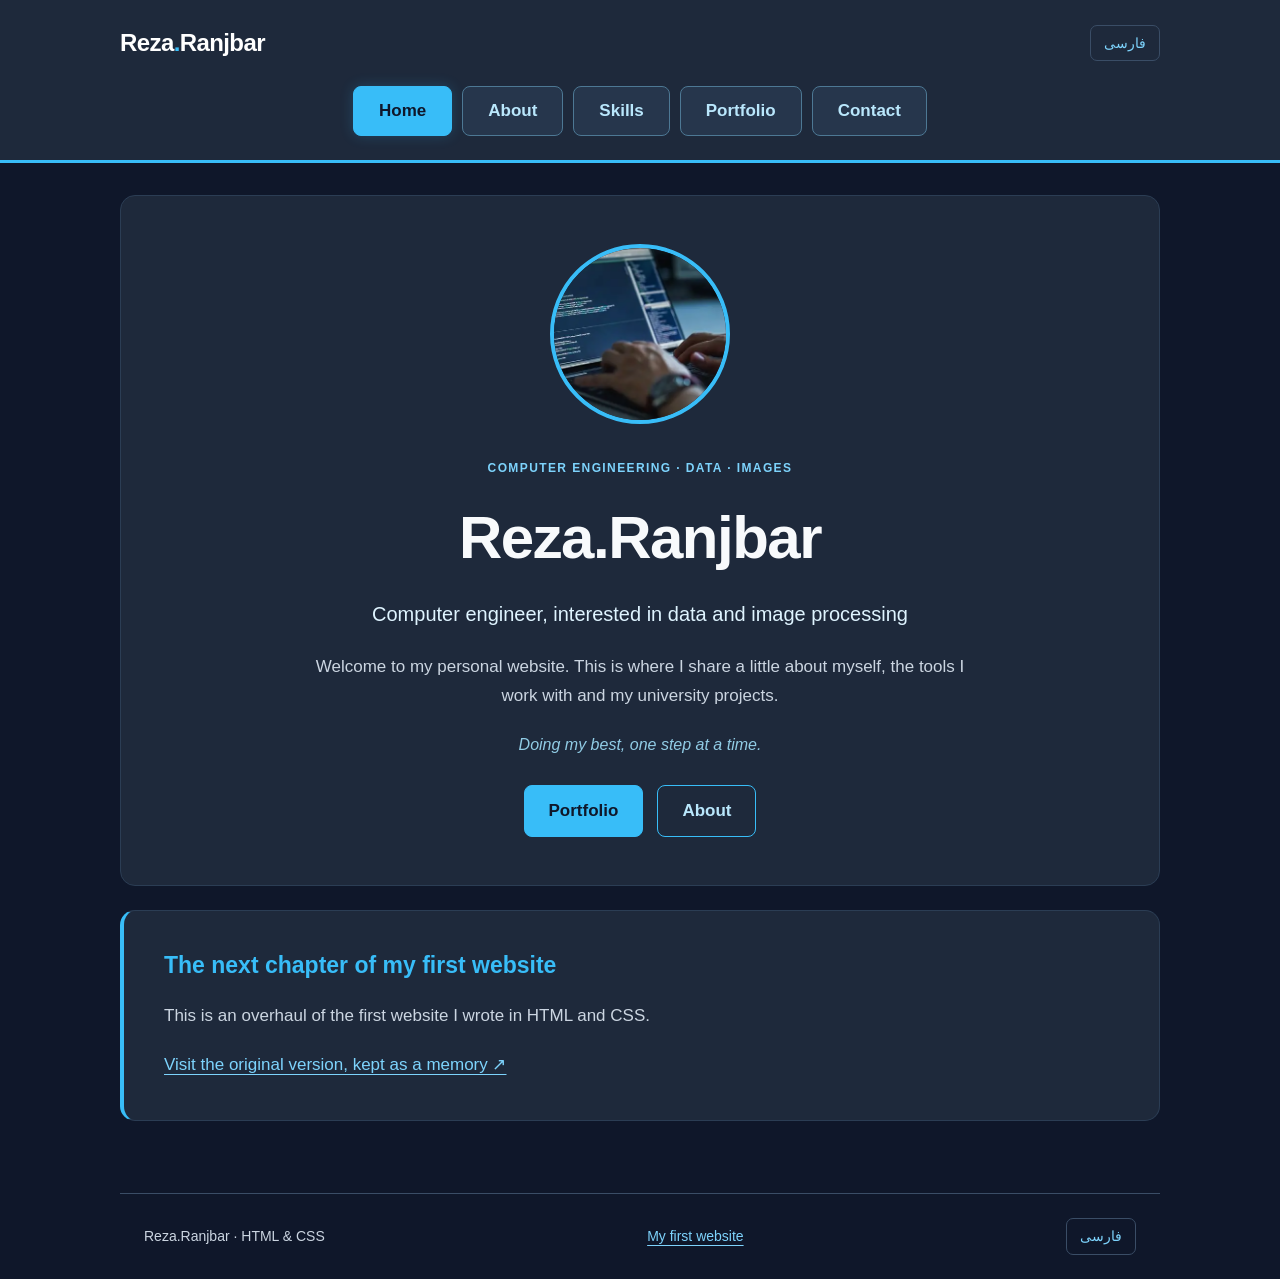
<file: index.html>
<!doctype html>
<html lang="en" dir="ltr">
  <head>
    <meta charset="utf-8" />
    <meta name="viewport" content="width=device-width, initial-scale=1" />
    <meta
      name="description"
      content="Home — Reza.Ranjbar. My personal website and university projects."
    />
    <title>Home | Reza.Ranjbar</title>
    <link rel="stylesheet" href="style.css" />
    <link rel="icon" href="assets/favicon.svg" type="image/svg+xml" />
    <link rel="alternate" hreflang="en" href="index.html" />
    <link rel="alternate" hreflang="fa" href="fa.html" />
  </head>
  <body>
    <a class="skip" href="#main">Skip to content</a>
    <!-- The same five-page navigation appears on every page. -->
    <header>
      <div class="header-top">
        <a class="brand" href="index.html" dir="ltr"
          >Reza<span>.</span>Ranjbar</a
        >
        <a class="language" href="fa.html" lang="fa" hreflang="fa">فارسی</a>
      </div>
      <nav aria-label="Main navigation">
        <ul>
          <li>
            <a href="index.html" class="nav-btn active" aria-current="page"
              >Home</a
            >
          </li>
          <li><a href="about.html" class="nav-btn">About</a></li>
          <li><a href="skills.html" class="nav-btn">Skills</a></li>
          <li><a href="portfolio.html" class="nav-btn">Portfolio</a></li>
          <li><a href="contact.html" class="nav-btn">Contact</a></li>
        </ul>
      </nav>
    </header>
    <!-- Edit this page's content here. -->
    <main id="main">
      <section class="home-panel" aria-labelledby="page-title">
        <img
          class="profile-img"
          src="assets/profile.webp"
          alt="My profile image from the original website"
          width="180"
          height="180"
        />
        <p class="eyebrow">COMPUTER ENGINEERING · DATA · IMAGES</p>
        <h1 id="page-title" dir="ltr">Reza.Ranjbar</h1>
        <p class="role">
          Computer engineer, interested in data and image processing
        </p>
        <p class="intro">
          Welcome to my personal website. This is where I share a little about
          myself, the tools I work with and my university projects.
        </p>
        <p class="goal">Doing my best, one step at a time.</p>
        <div class="actions">
          <a class="button" href="portfolio.html">Portfolio</a>
          <a class="button secondary" href="about.html">About</a>
        </div>
      </section>
      <section class="history-panel">
        <h2>The next chapter of my first website</h2>
        <p>This is an overhaul of the first website I wrote in HTML and CSS.</p>
        <a href="first-website/index.html"
          >Visit the original version, kept as a memory ↗</a
        >
      </section>
    </main>
    <footer>
      <p dir="ltr">Reza.Ranjbar · HTML &amp; CSS</p>
      <a href="first-website/index.html">My first website</a>
      <a class="language" href="fa.html" lang="fa" hreflang="fa">فارسی</a>
    </footer>
  </body>
</html>
</file>
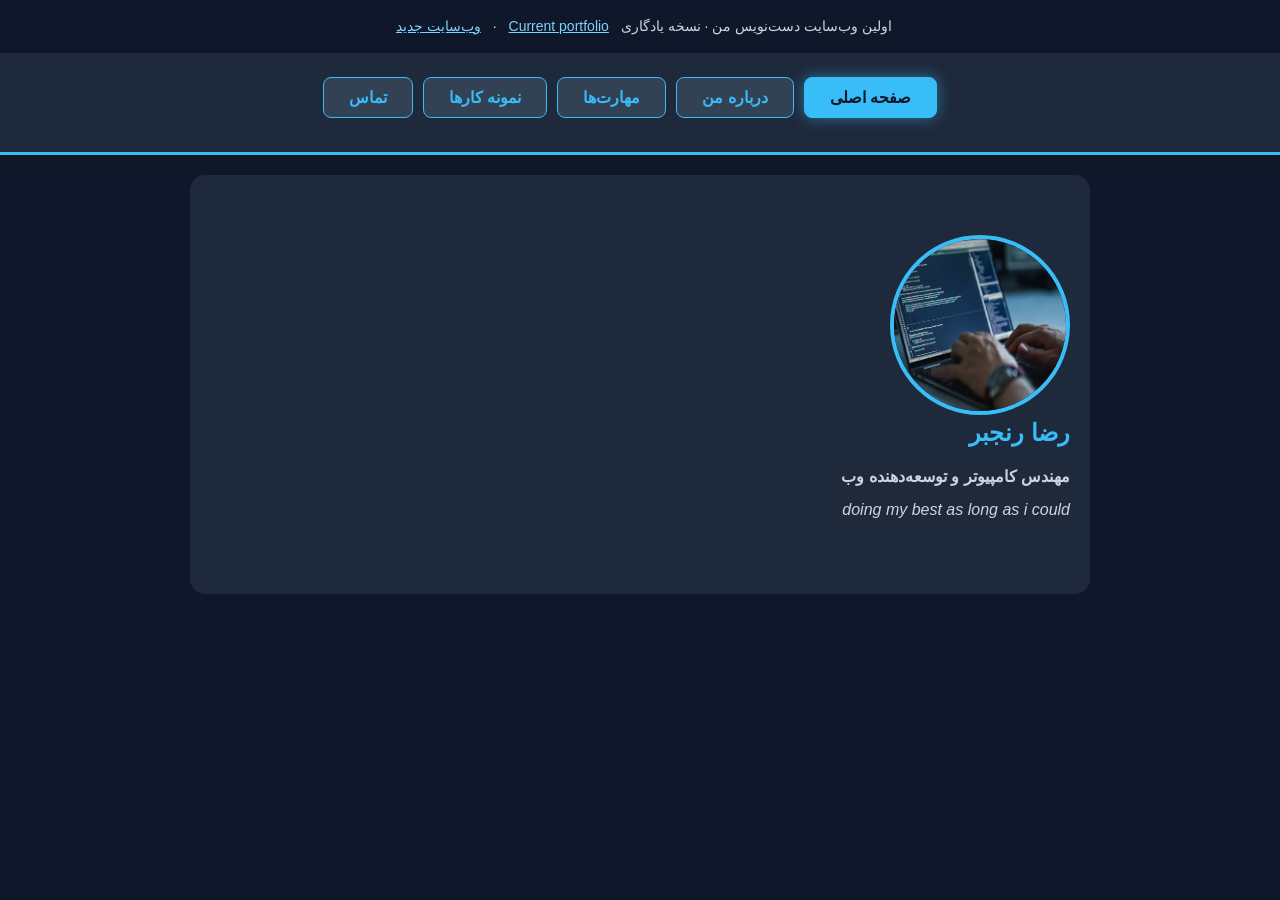
<file: first-website/index.html>
<!DOCTYPE html>
<html lang="fa" dir="rtl">
<head>
    <meta charset="UTF-8">
    <meta name="viewport" content="width=device-width, initial-scale=1">
    <title>صفحه اصلی | رضا رنجبر</title>
    <link rel="stylesheet" href="style.css">
</head>
<body>
    <aside class="archive-banner">اولین وب‌سایت دست‌نویس من · نسخه یادگاری <a href="../index.html" lang="en">Current portfolio</a> · <a href="../fa.html">وب‌سایت جدید</a></aside>
    <header>
        <nav>
            <ul>
                <li><a href="index.html" class="nav-btn active">صفحه اصلی</a></li>
                <li><a href="about.html" class="nav-btn">درباره من</a></li>
                <li><a href="skills.html" class="nav-btn">مهارت‌ها</a></li>
                <li><a href="portfolio.html" class="nav-btn">نمونه کارها</a></li>
                <li><a href="contact.html" class="nav-btn">تماس</a></li>
            </ul>
        </nav>
    </header>

    <section>
        <img src="profile.webp" alt="رضا رنجبر" class="profile-img">
        <h1>رضا رنجبر</h1>
        <p><strong>مهندس کامپیوتر و توسعه‌دهنده وب</strong></p>
        <p class="goal"><i>doing my best as long as i could</i></p>
    </section>
</body>
</html>
</file>
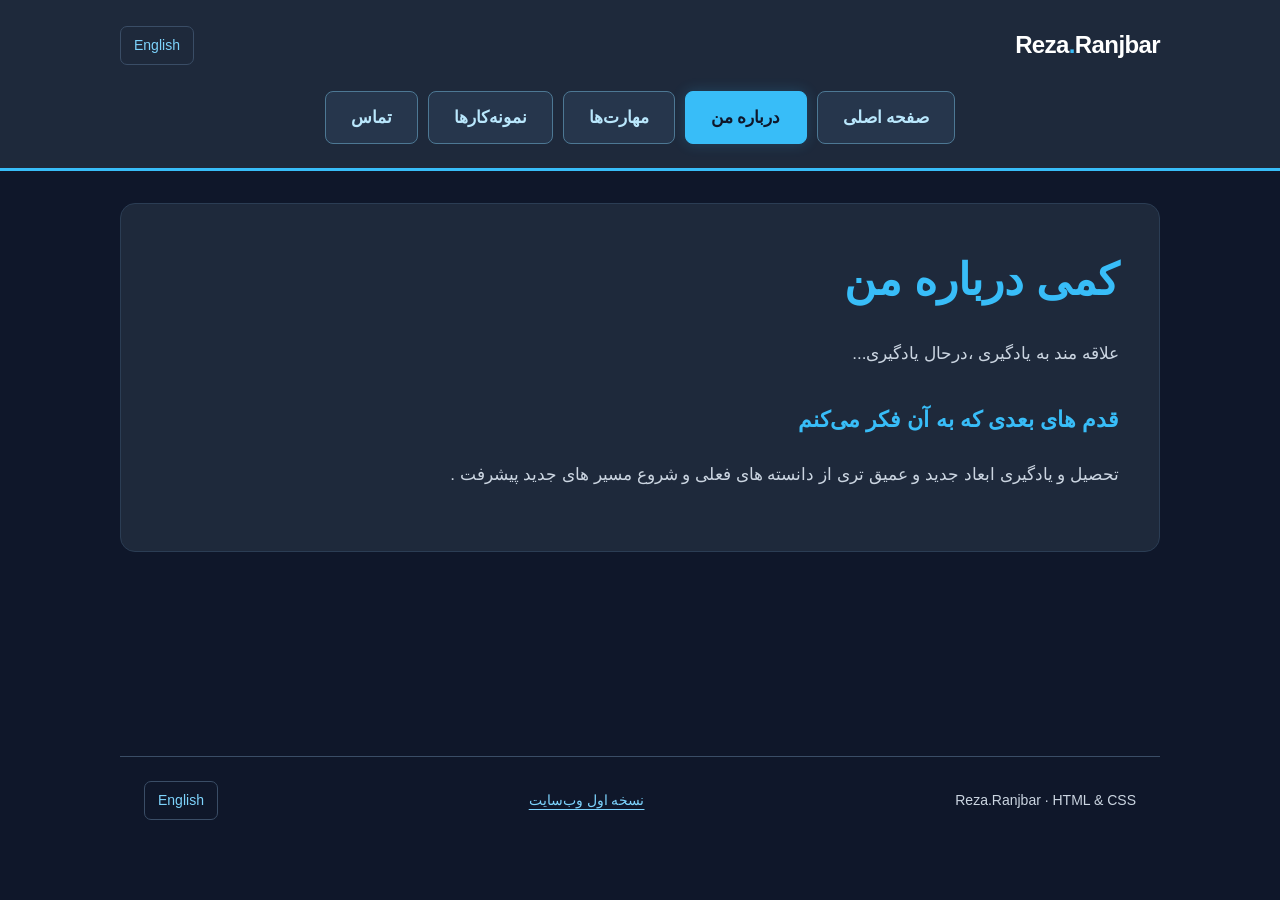
<file: about.fa.html>
<!doctype html>
<html lang="fa" dir="rtl">
  <head>
    <meta charset="utf-8" />
    <meta name="viewport" content="width=device-width, initial-scale=1" />
    <meta
      name="description"
      content="درباره من — Reza.Ranjbar. وب‌سایت شخصی و پروژه‌های دانشگاهی من."
    />
    <title>درباره من | Reza.Ranjbar</title>
    <link rel="stylesheet" href="style.css" />
    <link rel="icon" href="assets/favicon.svg" type="image/svg+xml" />
    <link rel="alternate" hreflang="en" href="about.html" />
    <link rel="alternate" hreflang="fa" href="about.fa.html" />
  </head>
  <body>
    <a class="skip" href="#main">رفتن به محتوا</a>
    <header>
      <div class="header-top">
        <a class="brand" href="fa.html" dir="ltr">Reza<span>.</span>Ranjbar</a>
        <a class="language" href="about.html" lang="en" hreflang="en"
          >English</a
        >
      </div>
      <nav aria-label="منوی اصلی">
        <ul>
          <li><a href="fa.html" class="nav-btn">صفحه اصلی</a></li>
          <li>
            <a href="about.fa.html" class="nav-btn active" aria-current="page"
              >درباره من</a
            >
          </li>
          <li><a href="skills.fa.html" class="nav-btn">مهارت‌ها</a></li>
          <li><a href="portfolio.fa.html" class="nav-btn">نمونه‌کارها</a></li>
          <li><a href="contact.fa.html" class="nav-btn">تماس</a></li>
        </ul>
      </nav>
    </header>
    <!-- Edit this page's content here. -->
    <main id="main">
      <section id="about" class="wrap section" aria-labelledby="page-title">
        <h1 id="page-title">کمی درباره من</h1>
        <div class="about-copy">
          <div>
            <p>علاقه مند به یادگیری ،درحال یادگیری...</p>
            <p></p>
            <h3>قدم های بعدی که به آن فکر می‌کنم</h3>
            <p>
              تحصیل و یادگیری ابعاد جدید و عمیق تری از دانسته های فعلی و شروع
              مسیر های جدید پیشرفت .
            </p>
          </div>
        </div>
      </section>
    </main>
    <footer>
      <p dir="ltr">Reza.Ranjbar · HTML &amp; CSS</p>
      <a href="first-website/index.html">نسخه اول وب‌سایت</a>
      <a class="language" href="about.html" lang="en" hreflang="en">English</a>
    </footer>
  </body>
</html>
</file>
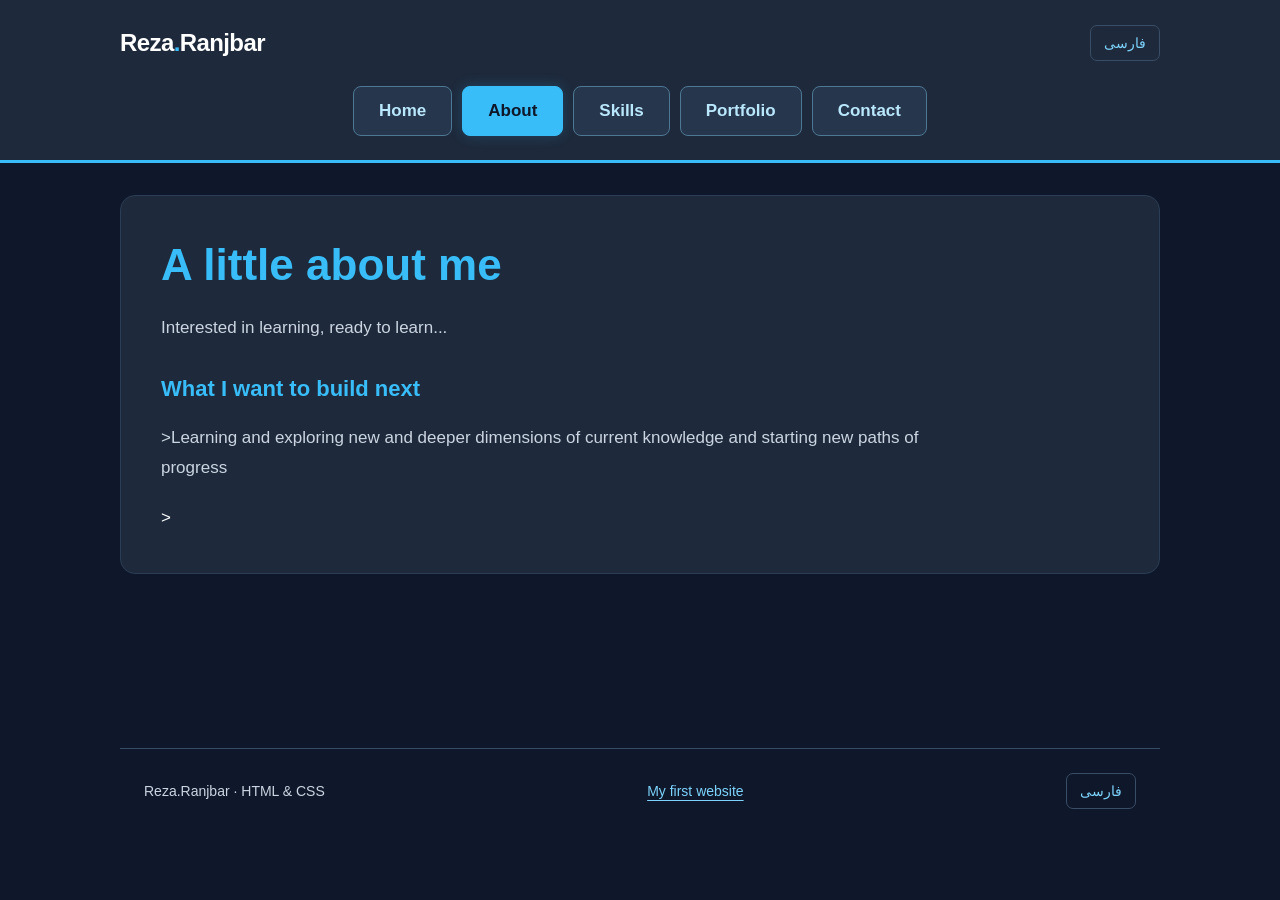
<file: about.html>
<!doctype html>
<html lang="en" dir="ltr">
  <head>
    <meta charset="utf-8" />
    <meta name="viewport" content="width=device-width, initial-scale=1" />
    <meta
      name="description"
      content="About — Reza.Ranjbar. My personal website and university projects."
    />
    <title>About | Reza.Ranjbar</title>
    <link rel="stylesheet" href="style.css" />
    <link rel="icon" href="assets/favicon.svg" type="image/svg+xml" />
    <link rel="alternate" hreflang="en" href="about.html" />
    <link rel="alternate" hreflang="fa" href="about.fa.html" />
  </head>
  <body>
    <a class="skip" href="#main">Skip to content</a>
    <!-- The same five-page navigation appears on every page. -->
    <header>
      <div class="header-top">
        <a class="brand" href="index.html" dir="ltr"
          >Reza<span>.</span>Ranjbar</a
        >
        <a class="language" href="about.fa.html" lang="fa" hreflang="fa"
          >فارسی</a
        >
      </div>
      <nav aria-label="Main navigation">
        <ul>
          <li><a href="index.html" class="nav-btn">Home</a></li>
          <li>
            <a href="about.html" class="nav-btn active" aria-current="page"
              >About</a
            >
          </li>
          <li><a href="skills.html" class="nav-btn">Skills</a></li>
          <li><a href="portfolio.html" class="nav-btn">Portfolio</a></li>
          <li><a href="contact.html" class="nav-btn">Contact</a></li>
        </ul>
      </nav>
    </header>
    <!-- Edit this page's content here. -->
    <main id="main">
      <section id="about" class="wrap section" aria-labelledby="page-title">
        <h1 id="page-title">A little about me</h1>
        <div class="about-copy">
          <div>
            <p>Interested in learning, ready to learn...</p>
            <h3>What I want to build next</h3>
            <p>
              >Learning and exploring new and deeper dimensions of current
              knowledge and starting new paths of progress
            </p>
            >
          </div>
        </div>
      </section>
    </main>
    <footer>
      <p dir="ltr">Reza.Ranjbar · HTML &amp; CSS</p>
      <a href="first-website/index.html">My first website</a>
      <a class="language" href="about.fa.html" lang="fa" hreflang="fa">فارسی</a>
    </footer>
  </body>
</html>
</file>
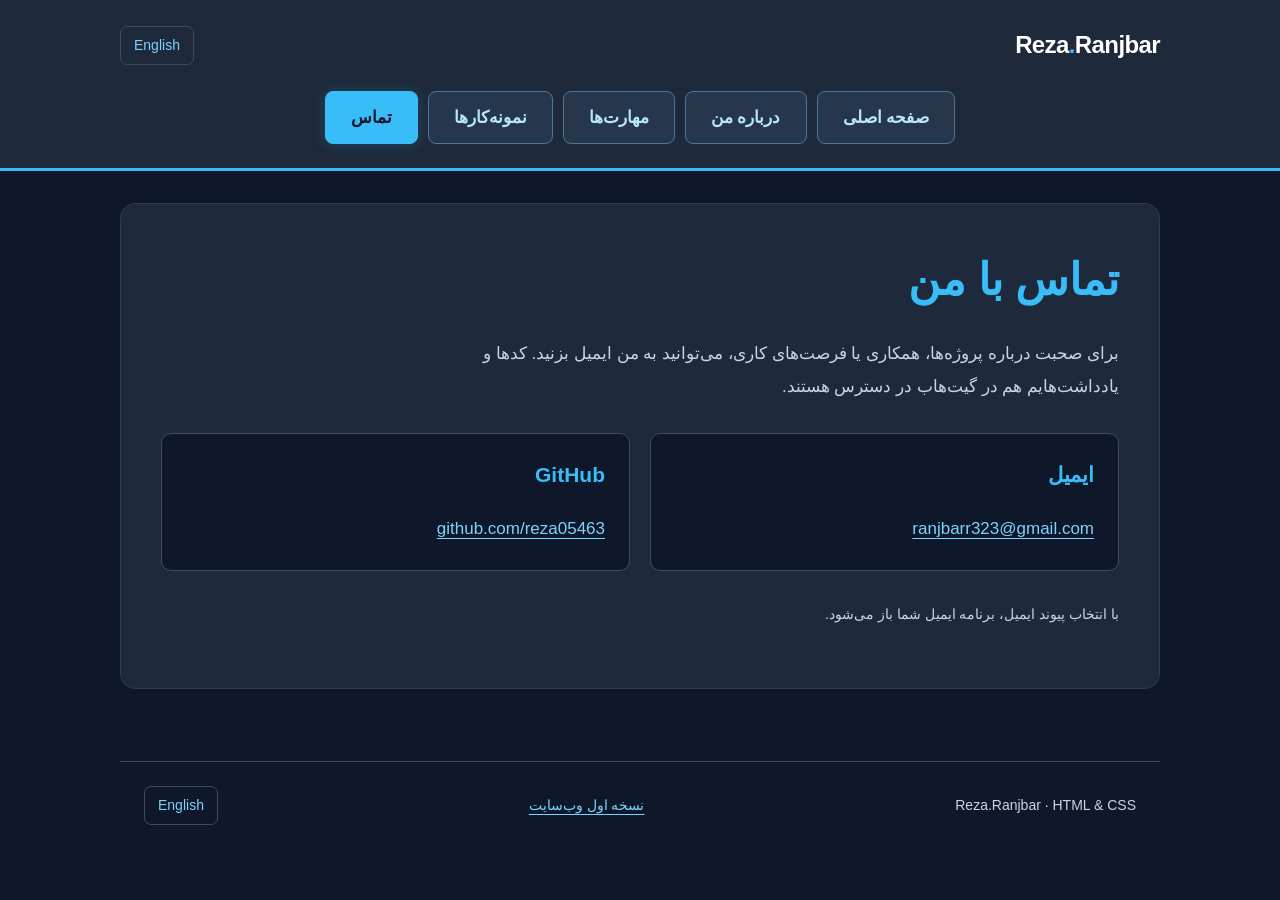
<file: contact.fa.html>
<!doctype html>
<html lang="fa" dir="rtl">
  <head>
    <meta charset="utf-8" />
    <meta name="viewport" content="width=device-width, initial-scale=1" />
    <meta
      name="description"
      content="تماس — Reza.Ranjbar. وب‌سایت شخصی و پروژه‌های دانشگاهی من."
    />
    <title>تماس | Reza.Ranjbar</title>
    <link rel="stylesheet" href="style.css" />
    <link rel="icon" href="assets/favicon.svg" type="image/svg+xml" />
    <link rel="alternate" hreflang="en" href="contact.html" />
    <link rel="alternate" hreflang="fa" href="contact.fa.html" />
  </head>
  <body>
    <a class="skip" href="#main">رفتن به محتوا</a>
    <header>
      <div class="header-top">
        <a class="brand" href="fa.html" dir="ltr">Reza<span>.</span>Ranjbar</a>
        <a class="language" href="contact.html" lang="en" hreflang="en"
          >English</a
        >
      </div>
      <nav aria-label="منوی اصلی">
        <ul>
          <li><a href="fa.html" class="nav-btn">صفحه اصلی</a></li>
          <li><a href="about.fa.html" class="nav-btn">درباره من</a></li>
          <li><a href="skills.fa.html" class="nav-btn">مهارت‌ها</a></li>
          <li><a href="portfolio.fa.html" class="nav-btn">نمونه‌کارها</a></li>
          <li>
            <a href="contact.fa.html" class="nav-btn active" aria-current="page"
              >تماس</a
            >
          </li>
        </ul>
      </nav>
    </header>
    <!-- Edit this page's content here. -->
    <main id="main">
      <section class="contact-panel" aria-labelledby="page-title">
        <h1 id="page-title">تماس با من</h1>
        <p>
          برای صحبت درباره پروژه‌ها، همکاری یا فرصت‌های کاری، می‌توانید به من
          ایمیل بزنید. کدها و یادداشت‌هایم هم در گیت‌هاب در دسترس هستند.
        </p>
        <div class="contact-cards">
          <article>
            <h2>ایمیل</h2>
            <a href="mailto:ranjbarr323@gmail.com" dir="ltr"
              >ranjbarr323@gmail.com</a
            >
          </article>
          <article>
            <h2>GitHub</h2>
            <a href="https://github.com/reza05463" dir="ltr"
              >github.com/reza05463</a
            >
          </article>
        </div>
        <p class="muted">با انتخاب پیوند ایمیل، برنامه ایمیل شما باز می‌شود.</p>
      </section>
    </main>
    <footer>
      <p dir="ltr">Reza.Ranjbar · HTML &amp; CSS</p>
      <a href="first-website/index.html">نسخه اول وب‌سایت</a>
      <a class="language" href="contact.html" lang="en" hreflang="en"
        >English</a
      >
    </footer>
  </body>
</html>
</file>
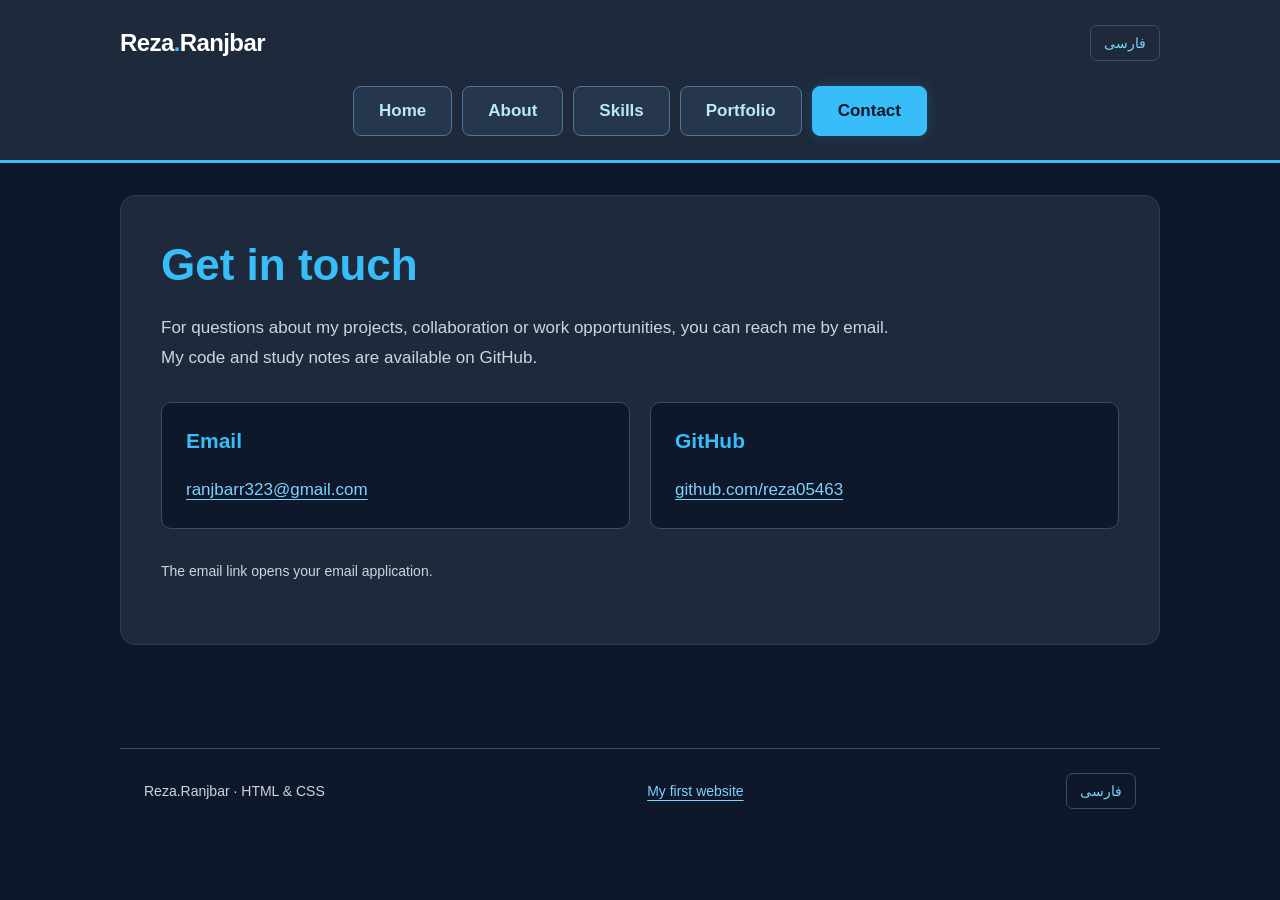
<file: contact.html>
<!doctype html>
<html lang="en" dir="ltr">
  <head>
    <meta charset="utf-8" />
    <meta name="viewport" content="width=device-width, initial-scale=1" />
    <meta
      name="description"
      content="Contact — Reza.Ranjbar. My personal website and university projects."
    />
    <title>Contact | Reza.Ranjbar</title>
    <link rel="stylesheet" href="style.css" />
    <link rel="icon" href="assets/favicon.svg" type="image/svg+xml" />
    <link rel="alternate" hreflang="en" href="contact.html" />
    <link rel="alternate" hreflang="fa" href="contact.fa.html" />
  </head>
  <body>
    <a class="skip" href="#main">Skip to content</a>
    <header>
      <div class="header-top">
        <a class="brand" href="index.html" dir="ltr"
          >Reza<span>.</span>Ranjbar</a
        >
        <a class="language" href="contact.fa.html" lang="fa" hreflang="fa"
          >فارسی</a
        >
      </div>
      <nav aria-label="Main navigation">
        <ul>
          <li><a href="index.html" class="nav-btn">Home</a></li>
          <li><a href="about.html" class="nav-btn">About</a></li>
          <li><a href="skills.html" class="nav-btn">Skills</a></li>
          <li><a href="portfolio.html" class="nav-btn">Portfolio</a></li>
          <li>
            <a href="contact.html" class="nav-btn active" aria-current="page"
              >Contact</a
            >
          </li>
        </ul>
      </nav>
    </header>
    <!-- Edit this page's content here. -->
    <main id="main">
      <section class="contact-panel" aria-labelledby="page-title">
        <h1 id="page-title">Get in touch</h1>
        <p>
          For questions about my projects, collaboration or work opportunities,
          you can reach me by email. My code and study notes are available on
          GitHub.
        </p>
        <div class="contact-cards">
          <article>
            <h2>Email</h2>
            <a href="mailto:ranjbarr323@gmail.com" dir="ltr"
              >ranjbarr323@gmail.com</a
            >
          </article>
          <article>
            <h2>GitHub</h2>
            <a href="https://github.com/reza05463" dir="ltr"
              >github.com/reza05463</a
            >
          </article>
        </div>
        <p class="muted">The email link opens your email application.</p>
      </section>
    </main>
    <footer>
      <p dir="ltr">Reza.Ranjbar · HTML &amp; CSS</p>
      <a href="first-website/index.html">My first website</a>
      <a class="language" href="contact.fa.html" lang="fa" hreflang="fa"
        >فارسی</a
      >
    </footer>
  </body>
</html>
</file>
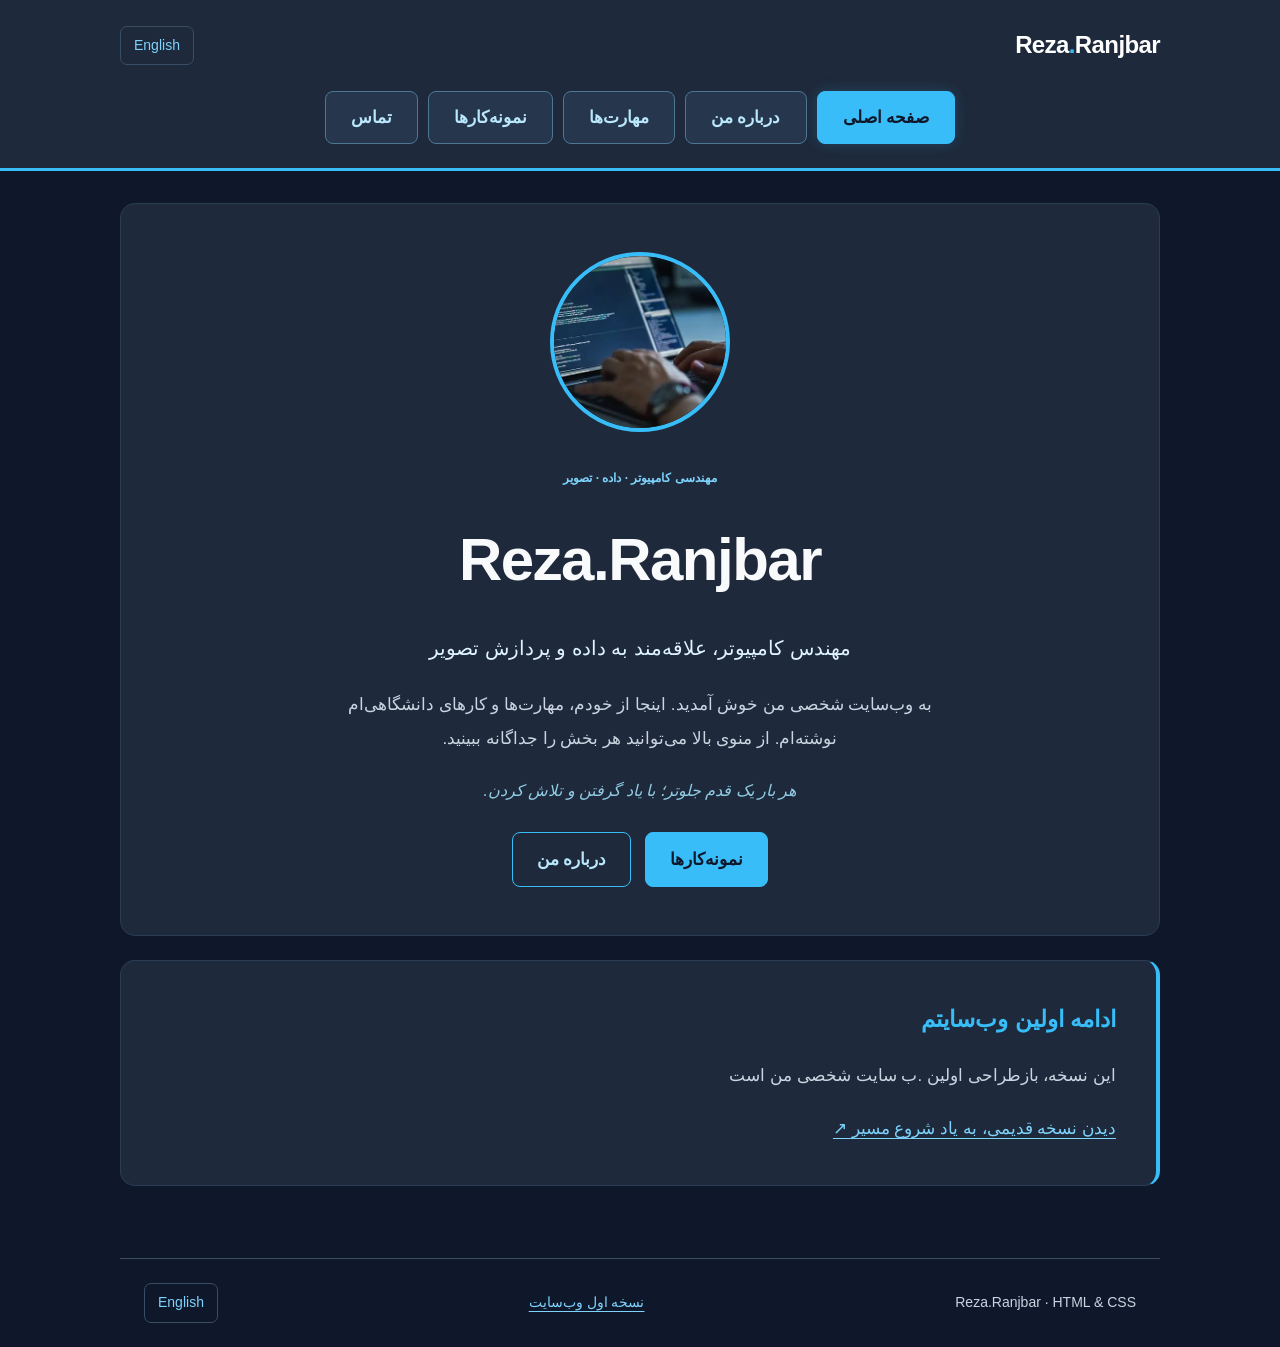
<file: fa.html>
<!doctype html>
<html lang="fa" dir="rtl">
  <head>
    <meta charset="utf-8" />
    <meta name="viewport" content="width=device-width, initial-scale=1" />
    <meta
      name="description"
      content="صفحه اصلی — Reza.Ranjbar. وب‌سایت شخصی و پروژه‌های دانشگاهی من."
    />
    <title>صفحه اصلی | Reza.Ranjbar</title>
    <link rel="stylesheet" href="style.css" />
    <link rel="icon" href="assets/favicon.svg" type="image/svg+xml" />
    <link rel="alternate" hreflang="en" href="index.html" />
    <link rel="alternate" hreflang="fa" href="fa.html" />
  </head>
  <body>
    <a class="skip" href="#main">رفتن به محتوا</a>
    <header>
      <div class="header-top">
        <a class="brand" href="fa.html" dir="ltr">Reza<span>.</span>Ranjbar</a>
        <a class="language" href="index.html" lang="en" hreflang="en"
          >English</a
        >
      </div>
      <nav aria-label="منوی اصلی">
        <ul>
          <li>
            <a href="fa.html" class="nav-btn active" aria-current="page"
              >صفحه اصلی</a
            >
          </li>
          <li><a href="about.fa.html" class="nav-btn">درباره من</a></li>
          <li><a href="skills.fa.html" class="nav-btn">مهارت‌ها</a></li>
          <li><a href="portfolio.fa.html" class="nav-btn">نمونه‌کارها</a></li>
          <li><a href="contact.fa.html" class="nav-btn">تماس</a></li>
        </ul>
      </nav>
    </header>
    <!-- Edit this page's content here. -->
    <main id="main">
      <section class="home-panel" aria-labelledby="page-title">
        <img
          class="profile-img"
          src="assets/profile.webp"
          alt="تصویر پروفایل من از وب‌سایت اولیه"
          width="180"
          height="180"
        />
        <p class="eyebrow">مهندسی کامپیوتر · داده · تصویر</p>
        <h1 id="page-title" dir="ltr">Reza.Ranjbar</h1>
        <p class="role">مهندس کامپیوتر، علاقه‌مند به داده و پردازش تصویر</p>
        <p class="intro">
          به وب‌سایت شخصی من خوش آمدید. اینجا از خودم، مهارت‌ها و کارهای
          دانشگاهی‌ام نوشته‌ام. از منوی بالا می‌توانید هر بخش را جداگانه ببینید.
        </p>
        <p class="goal">هر بار یک قدم جلوتر؛ با یاد گرفتن و تلاش کردن.</p>
        <div class="actions">
          <a class="button" href="portfolio.fa.html">نمونه‌کارها</a>
          <a class="button secondary" href="about.fa.html">درباره من</a>
        </div>
      </section>
      <section class="history-panel">
        <h2>ادامه اولین وب‌سایتم</h2>
        <p>این نسخه، بازطراحی اولین .ب سایت شخصی من است</p>
        <a href="first-website/index.html"
          >دیدن نسخه قدیمی، به یاد شروع مسیر ↗</a
        >
      </section>
    </main>
    <footer>
      <p dir="ltr">Reza.Ranjbar · HTML &amp; CSS</p>
      <a href="first-website/index.html">نسخه اول وب‌سایت</a>
      <a class="language" href="index.html" lang="en" hreflang="en">English</a>
    </footer>
  </body>
</html>
</file>
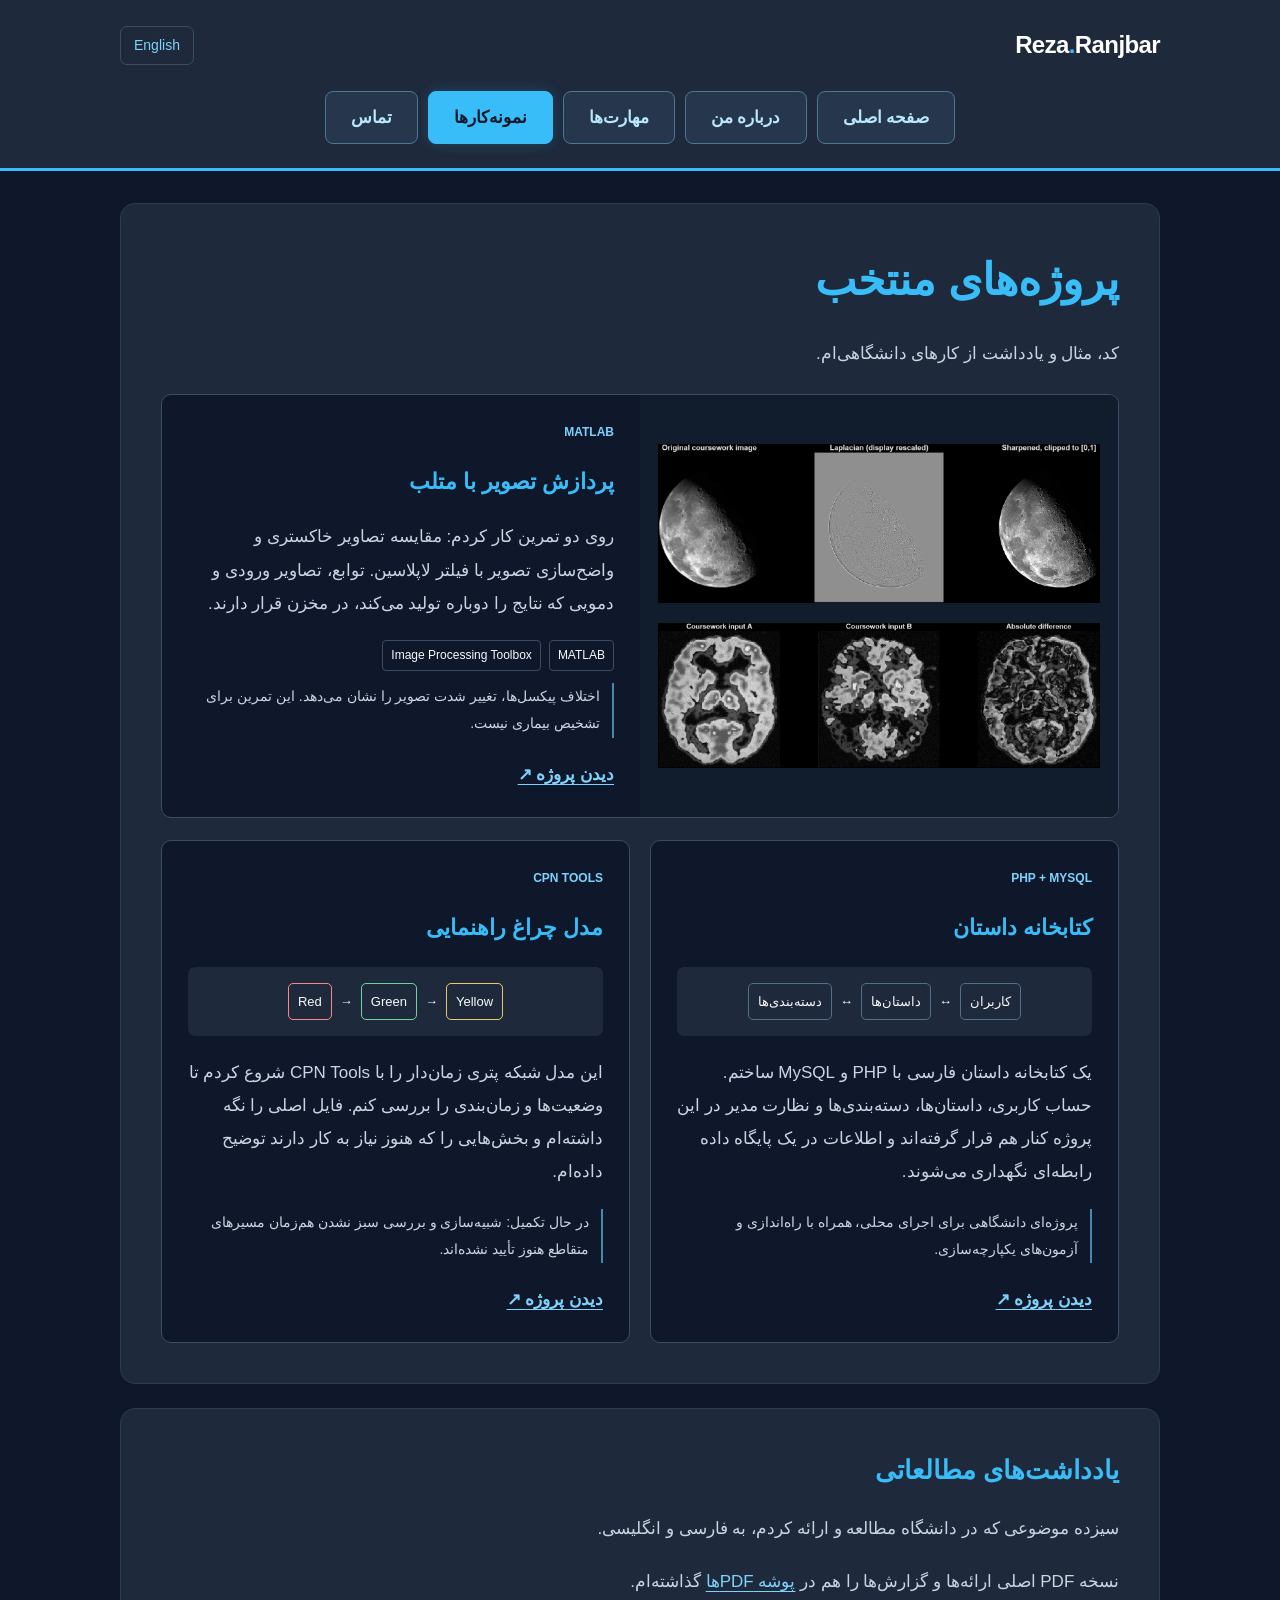
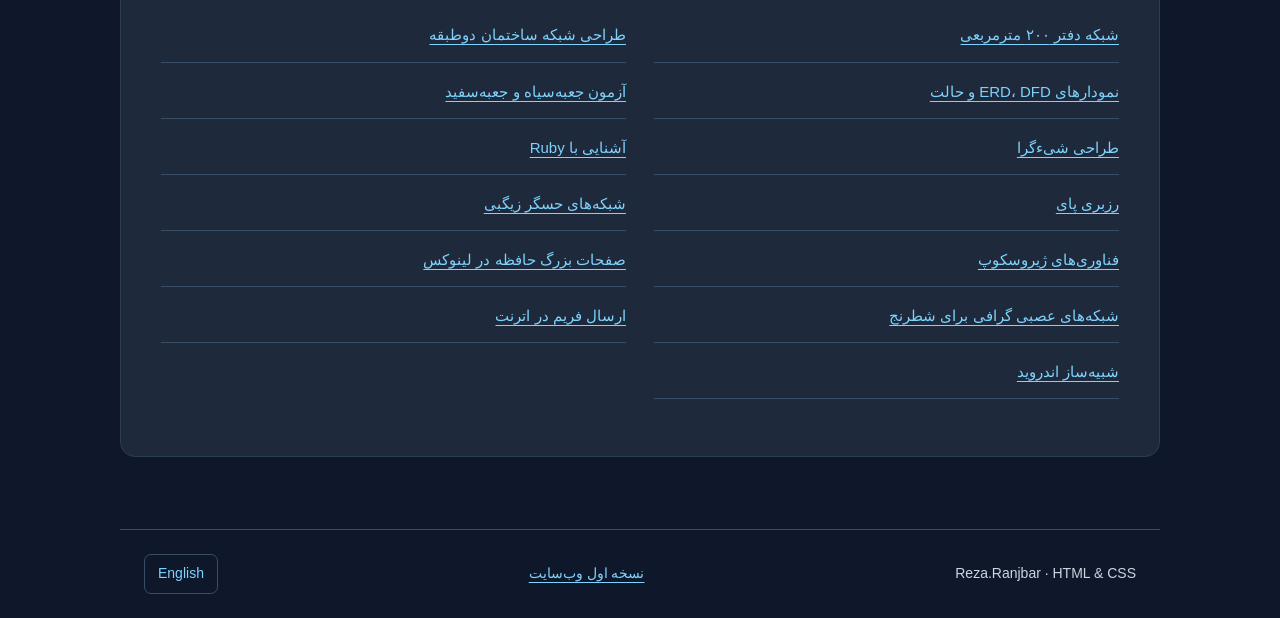
<file: portfolio.fa.html>
<!doctype html>
<html lang="fa" dir="rtl">
  <head>
    <meta charset="utf-8" />
    <meta name="viewport" content="width=device-width, initial-scale=1" />
    <meta
      name="description"
      content="نمونه‌کارها — Reza.Ranjbar. وب‌سایت شخصی و پروژه‌های دانشگاهی من."
    />
    <title>نمونه‌کارها | Reza.Ranjbar</title>
    <link rel="stylesheet" href="style.css" />
    <link rel="icon" href="assets/favicon.svg" type="image/svg+xml" />
    <link rel="alternate" hreflang="en" href="portfolio.html" />
    <link rel="alternate" hreflang="fa" href="portfolio.fa.html" />
  </head>
  <body>
    <a class="skip" href="#main">رفتن به محتوا</a>
    <!-- The same five-page navigation appears on every page. -->
    <header>
      <div class="header-top">
        <a class="brand" href="fa.html" dir="ltr">Reza<span>.</span>Ranjbar</a>
        <a class="language" href="portfolio.html" lang="en" hreflang="en"
          >English</a
        >
      </div>
      <nav aria-label="منوی اصلی">
        <ul>
          <li><a href="fa.html" class="nav-btn">صفحه اصلی</a></li>
          <li><a href="about.fa.html" class="nav-btn">درباره من</a></li>
          <li><a href="skills.fa.html" class="nav-btn">مهارت‌ها</a></li>
          <li>
            <a
              href="portfolio.fa.html"
              class="nav-btn active"
              aria-current="page"
              >نمونه‌کارها</a
            >
          </li>
          <li><a href="contact.fa.html" class="nav-btn">تماس</a></li>
        </ul>
      </nav>
    </header>
    <!-- Edit this page's content here. -->
    <main id="main">
      <section id="projects" class="wrap section" aria-labelledby="page-title">
        <div class="section-heading">
          <div>
            <h1 id="page-title">پروژه‌های منتخب</h1>
          </div>
          <p>کد، مثال و یادداشت از کارهای دانشگاهی‌ام.</p>
        </div>
        <article class="featured card">
          <div class="project-image">
            <img
              src="assets/laplacian.png"
              alt="تصویر اصلی ماه، پاسخ لاپلاسین و تصویر واضح‌شده"
              width="1800"
              height="600"
            />
            <img
              src="assets/difference.png"
              alt="دو تصویر مغز از تمرین دانشگاهی و اختلاف مطلق پیکسل‌های آن‌ها"
              width="1800"
              height="600"
              loading="lazy"
            />
          </div>
          <div class="project-copy">
            <p class="eyebrow">MATLAB</p>
            <h3>پردازش تصویر با متلب</h3>
            <p>
              روی دو تمرین کار کردم: مقایسه تصاویر خاکستری و واضح‌سازی تصویر با
              فیلتر لاپلاسین. توابع، تصاویر ورودی و دمویی که نتایج را دوباره
              تولید می‌کند، در مخزن قرار دارند.
            </p>
            <ul class="tags">
              <li>MATLAB</li>
              <li>Image Processing Toolbox</li>
            </ul>
            <p class="evidence">
              اختلاف پیکسل‌ها، تغییر شدت تصویر را نشان می‌دهد. این تمرین برای
              تشخیص بیماری نیست.
            </p>
            <a
              class="project-link"
              href="https://github.com/reza05463/matlab-image-processing"
              >دیدن پروژه ↗</a
            >
          </div>
        </article>
        <div class="project-grid">
          <article class="card small-card">
            <p class="eyebrow">PHP + MYSQL</p>
            <h3>کتابخانه داستان</h3>
            <div class="schema">
              <span>کاربران</span>
              <b aria-hidden="true">↔</b>
              <span>داستان‌ها</span>
              <b aria-hidden="true">↔</b>
              <span>دسته‌بندی‌ها</span>
            </div>
            <p>
              یک کتابخانه داستان فارسی با PHP و MySQL ساختم. حساب کاربری،
              داستان‌ها، دسته‌بندی‌ها و نظارت مدیر در این پروژه کنار هم قرار
              گرفته‌اند و اطلاعات در یک پایگاه داده رابطه‌ای نگهداری می‌شوند.
            </p>
            <p class="evidence">
              پروژه‌ای دانشگاهی برای اجرای محلی، همراه با راه‌اندازی و آزمون‌های
              یکپارچه‌سازی.
            </p>
            <a
              class="project-link"
              href="https://github.com/reza05463/story-library"
              >دیدن پروژه ↗</a
            >
          </article>
          <article class="card small-card">
            <p class="eyebrow">CPN TOOLS</p>
            <h3>مدل چراغ راهنمایی</h3>
            <div class="states" dir="ltr">
              <span>Red</span>
              <b aria-hidden="true">→</b>
              <span>Green</span>
              <b aria-hidden="true">→</b>
              <span>Yellow</span>
            </div>
            <p>
              این مدل شبکه پتری زمان‌دار را با CPN Tools شروع کردم تا وضعیت‌ها و
              زمان‌بندی را بررسی کنم. فایل اصلی را نگه داشته‌ام و بخش‌هایی را که
              هنوز نیاز به کار دارند توضیح داده‌ام.
            </p>
            <p class="evidence">
              در حال تکمیل: شبیه‌سازی و بررسی سبز نشدن هم‌زمان مسیرهای متقاطع
              هنوز تأیید نشده‌اند.
            </p>
            <a
              class="project-link"
              href="https://github.com/reza05463/traffic-light-model"
              >دیدن پروژه ↗</a
            >
          </article>
        </div>
      </section>
      <section
        id="studies"
        class="wrap section"
        aria-labelledby="studies-title"
      >
        <h2 id="studies-title">یادداشت‌های مطالعاتی</h2>
        <p>
          سیزده موضوعی که در دانشگاه مطالعه و ارائه کردم، به فارسی و انگلیسی.
        </p>
        <p>
          نسخه PDF اصلی ارائه‌ها و گزارش‌ها را هم در
          <a
            href="https://github.com/reza05463/engineering-study-notes/tree/main/pdfs"
            >پوشه PDFها</a
          >
          گذاشته‌ام.
        </p>
        <ul class="notes-list">
          <li>
            <a
              href="https://github.com/reza05463/engineering-study-notes/blob/main/notes/office-network.fa.md"
              >شبکه دفتر ۲۰۰ مترمربعی</a
            >
          </li>
          <li>
            <a
              href="https://github.com/reza05463/engineering-study-notes/blob/main/notes/two-floor-network.fa.md"
              >طراحی شبکه ساختمان دوطبقه</a
            >
          </li>
          <li>
            <a
              href="https://github.com/reza05463/engineering-study-notes/blob/main/notes/software-modelling.fa.md"
              >نمودارهای ERD، DFD و حالت</a
            >
          </li>
          <li>
            <a
              href="https://github.com/reza05463/engineering-study-notes/blob/main/notes/software-testing.fa.md"
              >آزمون جعبه‌سیاه و جعبه‌سفید</a
            >
          </li>
          <li>
            <a
              href="https://github.com/reza05463/engineering-study-notes/blob/main/notes/object-oriented-design.fa.md"
              >طراحی شیءگرا</a
            >
          </li>
          <li>
            <a
              href="https://github.com/reza05463/engineering-study-notes/blob/main/notes/ruby-overview.fa.md"
              >آشنایی با Ruby</a
            >
          </li>
          <li>
            <a
              href="https://github.com/reza05463/engineering-study-notes/blob/main/notes/raspberry-pi.fa.md"
              >رزبری پای</a
            >
          </li>
          <li>
            <a
              href="https://github.com/reza05463/engineering-study-notes/blob/main/notes/zigbee.fa.md"
              >شبکه‌های حسگر زیگبی</a
            >
          </li>
          <li>
            <a
              href="https://github.com/reza05463/engineering-study-notes/blob/main/notes/gyroscopes.fa.md"
              >فناوری‌های ژیروسکوپ</a
            >
          </li>
          <li>
            <a
              href="https://github.com/reza05463/engineering-study-notes/blob/main/notes/huge-pages.fa.md"
              >صفحات بزرگ حافظه در لینوکس</a
            >
          </li>
          <li>
            <a
              href="https://github.com/reza05463/engineering-study-notes/blob/main/notes/chess-gnn-review.fa.md"
              >شبکه‌های عصبی گرافی برای شطرنج</a
            >
          </li>
          <li>
            <a
              href="https://github.com/reza05463/engineering-study-notes/blob/main/notes/ethernet-switching.fa.md"
              >ارسال فریم در اترنت</a
            >
          </li>
          <li>
            <a
              href="https://github.com/reza05463/engineering-study-notes/blob/main/notes/android-emulation.fa.md"
              >شبیه‌ساز اندروید</a
            >
          </li>
        </ul>
      </section>
    </main>
    <footer>
      <p dir="ltr">Reza.Ranjbar · HTML &amp; CSS</p>
      <a href="first-website/index.html">نسخه اول وب‌سایت</a>
      <a class="language" href="portfolio.html" lang="en" hreflang="en"
        >English</a
      >
    </footer>
  </body>
</html>
</file>
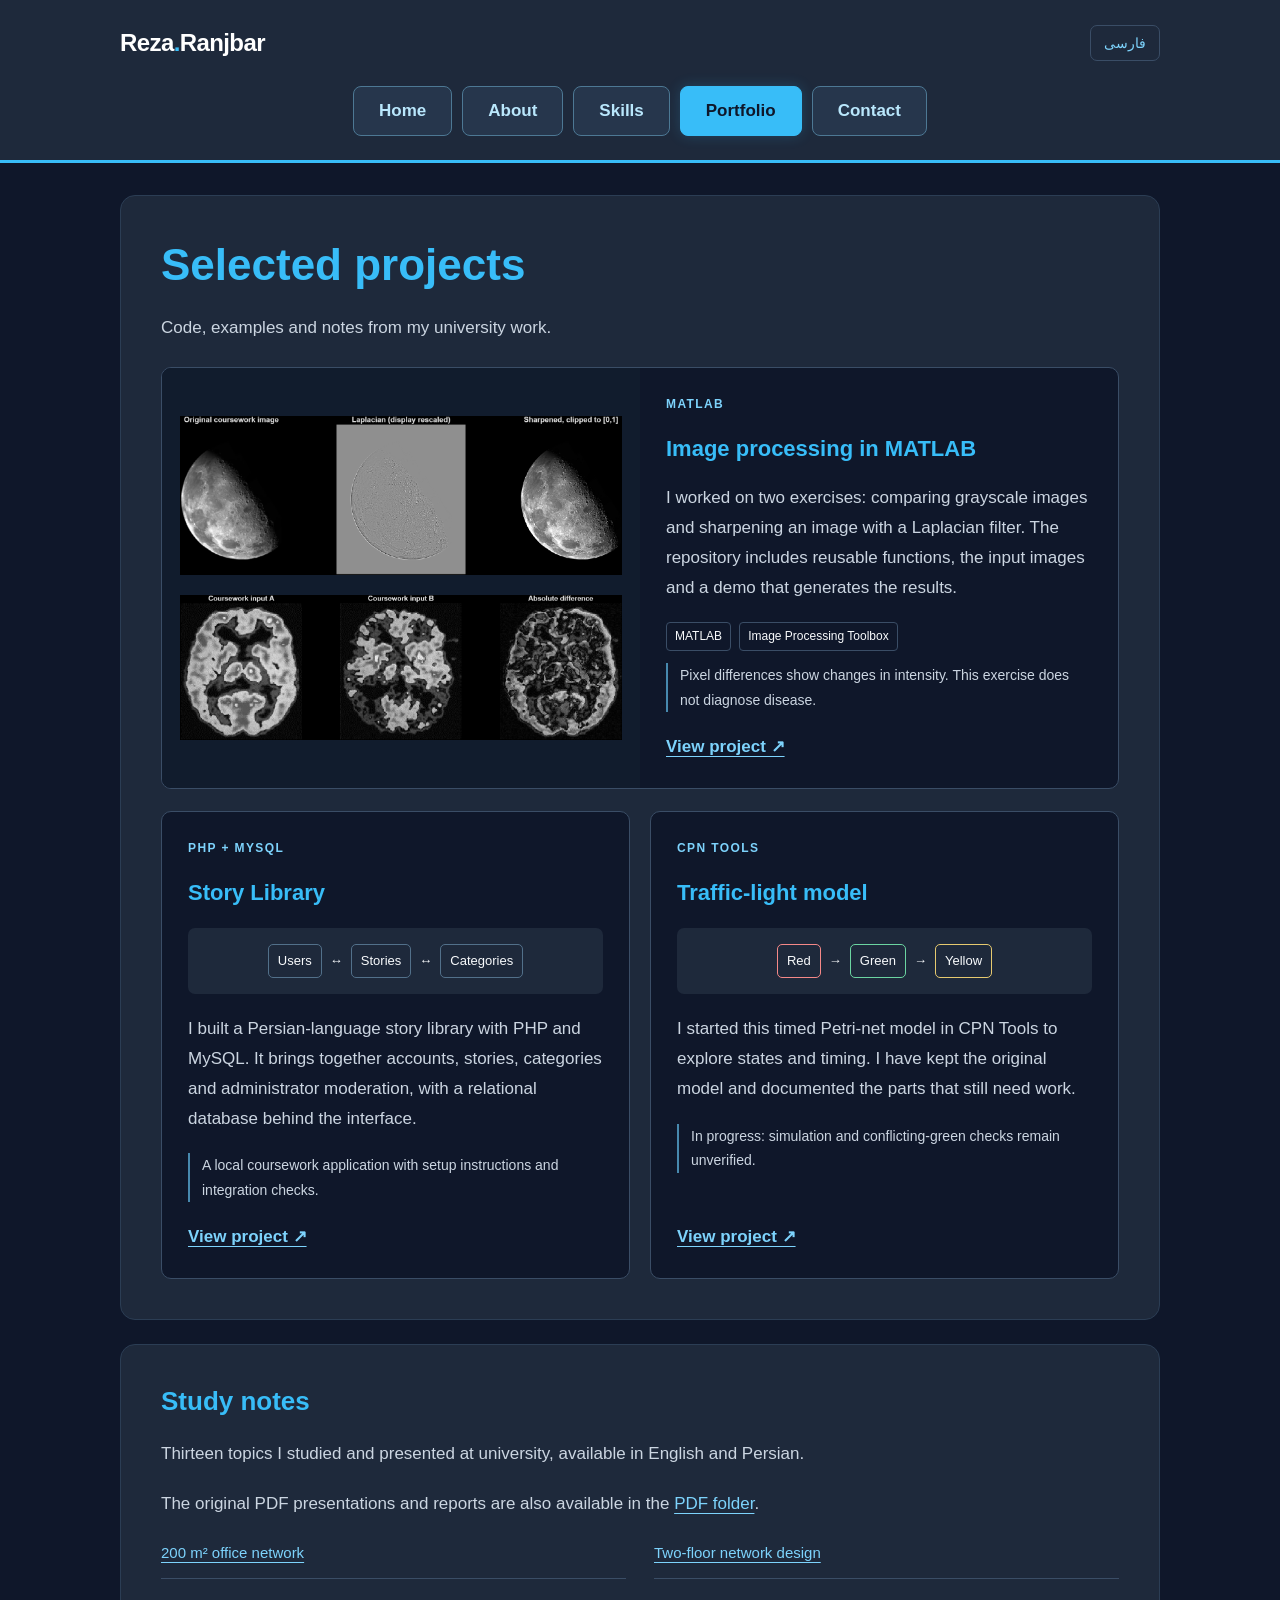
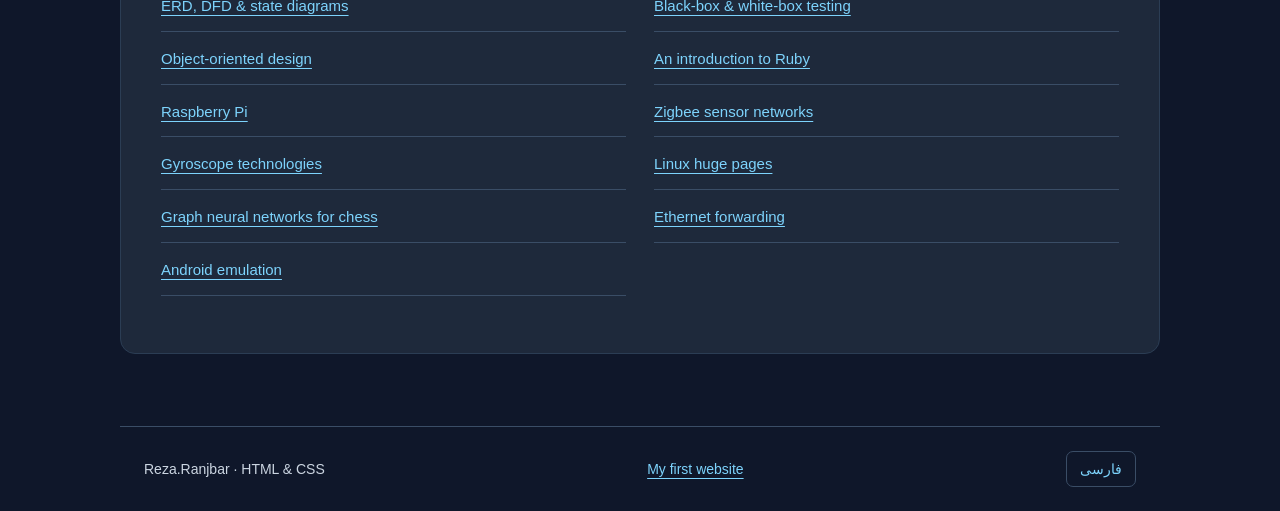
<file: portfolio.html>
<!doctype html>
<html lang="en" dir="ltr">
  <head>
    <meta charset="utf-8" />
    <meta name="viewport" content="width=device-width, initial-scale=1" />
    <meta
      name="description"
      content="Portfolio — Reza.Ranjbar. My personal website and university projects."
    />
    <title>Portfolio | Reza.Ranjbar</title>
    <link rel="stylesheet" href="style.css" />
    <link rel="icon" href="assets/favicon.svg" type="image/svg+xml" />
    <link rel="alternate" hreflang="en" href="portfolio.html" />
    <link rel="alternate" hreflang="fa" href="portfolio.fa.html" />
  </head>
  <body>
    <a class="skip" href="#main">Skip to content</a>
    <!-- The same five-page navigation appears on every page. -->
    <header>
      <div class="header-top">
        <a class="brand" href="index.html" dir="ltr"
          >Reza<span>.</span>Ranjbar</a
        >
        <a class="language" href="portfolio.fa.html" lang="fa" hreflang="fa"
          >فارسی</a
        >
      </div>
      <nav aria-label="Main navigation">
        <ul>
          <li><a href="index.html" class="nav-btn">Home</a></li>
          <li><a href="about.html" class="nav-btn">About</a></li>
          <li><a href="skills.html" class="nav-btn">Skills</a></li>
          <li>
            <a href="portfolio.html" class="nav-btn active" aria-current="page"
              >Portfolio</a
            >
          </li>
          <li><a href="contact.html" class="nav-btn">Contact</a></li>
        </ul>
      </nav>
    </header>
    <!-- Edit this page's content here. -->
    <main id="main">
      <section id="projects" class="wrap section" aria-labelledby="page-title">
        <div class="section-heading">
          <div>
            <h1 id="page-title">Selected projects</h1>
          </div>
          <p>Code, examples and notes from my university work.</p>
        </div>
        <article class="featured card">
          <div class="project-image">
            <img
              src="assets/laplacian.png"
              alt="Original Moon image, Laplacian response and sharpened image"
              width="1800"
              height="600"
            />
            <img
              src="assets/difference.png"
              alt="Two coursework brain images and their absolute pixel difference"
              width="1800"
              height="600"
              loading="lazy"
            />
          </div>
          <div class="project-copy">
            <p class="eyebrow">MATLAB</p>
            <h3>Image processing in MATLAB</h3>
            <p>
              I worked on two exercises: comparing grayscale images and
              sharpening an image with a Laplacian filter. The repository
              includes reusable functions, the input images and a demo that
              generates the results.
            </p>
            <ul class="tags">
              <li>MATLAB</li>
              <li>Image Processing Toolbox</li>
            </ul>
            <p class="evidence">
              Pixel differences show changes in intensity. This exercise does
              not diagnose disease.
            </p>
            <a
              class="project-link"
              href="https://github.com/reza05463/matlab-image-processing"
              >View project ↗</a
            >
          </div>
        </article>
        <div class="project-grid">
          <article class="card small-card">
            <p class="eyebrow">PHP + MYSQL</p>
            <h3>Story Library</h3>
            <div class="schema">
              <span>Users</span>
              <b aria-hidden="true">↔</b>
              <span>Stories</span>
              <b aria-hidden="true">↔</b>
              <span>Categories</span>
            </div>
            <p>
              I built a Persian-language story library with PHP and MySQL. It
              brings together accounts, stories, categories and administrator
              moderation, with a relational database behind the interface.
            </p>
            <p class="evidence">
              A local coursework application with setup instructions and
              integration checks.
            </p>
            <a
              class="project-link"
              href="https://github.com/reza05463/story-library"
              >View project ↗</a
            >
          </article>
          <article class="card small-card">
            <p class="eyebrow">CPN TOOLS</p>
            <h3>Traffic-light model</h3>
            <div class="states" dir="ltr">
              <span>Red</span>
              <b aria-hidden="true">→</b>
              <span>Green</span>
              <b aria-hidden="true">→</b>
              <span>Yellow</span>
            </div>
            <p>
              I started this timed Petri-net model in CPN Tools to explore
              states and timing. I have kept the original model and documented
              the parts that still need work.
            </p>
            <p class="evidence">
              In progress: simulation and conflicting-green checks remain
              unverified.
            </p>
            <a
              class="project-link"
              href="https://github.com/reza05463/traffic-light-model"
              >View project ↗</a
            >
          </article>
        </div>
      </section>
      <section
        id="studies"
        class="wrap section"
        aria-labelledby="studies-title"
      >
        <h2 id="studies-title">Study notes</h2>
        <p>
          Thirteen topics I studied and presented at university, available in
          English and Persian.
        </p>
        <p>
          The original PDF presentations and reports are also available in the
          <a
            href="https://github.com/reza05463/engineering-study-notes/tree/main/pdfs"
            >PDF folder</a
          >.
        </p>
        <ul class="notes-list">
          <li>
            <a
              href="https://github.com/reza05463/engineering-study-notes/blob/main/notes/office-network.md"
              >200 m² office network</a
            >
          </li>
          <li>
            <a
              href="https://github.com/reza05463/engineering-study-notes/blob/main/notes/two-floor-network.md"
              >Two-floor network design</a
            >
          </li>
          <li>
            <a
              href="https://github.com/reza05463/engineering-study-notes/blob/main/notes/software-modelling.md"
              >ERD, DFD &amp; state diagrams</a
            >
          </li>
          <li>
            <a
              href="https://github.com/reza05463/engineering-study-notes/blob/main/notes/software-testing.md"
              >Black-box &amp; white-box testing</a
            >
          </li>
          <li>
            <a
              href="https://github.com/reza05463/engineering-study-notes/blob/main/notes/object-oriented-design.md"
              >Object-oriented design</a
            >
          </li>
          <li>
            <a
              href="https://github.com/reza05463/engineering-study-notes/blob/main/notes/ruby-overview.md"
              >An introduction to Ruby</a
            >
          </li>
          <li>
            <a
              href="https://github.com/reza05463/engineering-study-notes/blob/main/notes/raspberry-pi.md"
              >Raspberry Pi</a
            >
          </li>
          <li>
            <a
              href="https://github.com/reza05463/engineering-study-notes/blob/main/notes/zigbee.md"
              >Zigbee sensor networks</a
            >
          </li>
          <li>
            <a
              href="https://github.com/reza05463/engineering-study-notes/blob/main/notes/gyroscopes.md"
              >Gyroscope technologies</a
            >
          </li>
          <li>
            <a
              href="https://github.com/reza05463/engineering-study-notes/blob/main/notes/huge-pages.md"
              >Linux huge pages</a
            >
          </li>
          <li>
            <a
              href="https://github.com/reza05463/engineering-study-notes/blob/main/notes/chess-gnn-review.md"
              >Graph neural networks for chess</a
            >
          </li>
          <li>
            <a
              href="https://github.com/reza05463/engineering-study-notes/blob/main/notes/ethernet-switching.md"
              >Ethernet forwarding</a
            >
          </li>
          <li>
            <a
              href="https://github.com/reza05463/engineering-study-notes/blob/main/notes/android-emulation.md"
              >Android emulation</a
            >
          </li>
        </ul>
      </section>
    </main>
    <footer>
      <p dir="ltr">Reza.Ranjbar · HTML &amp; CSS</p>
      <a href="first-website/index.html">My first website</a>
      <a class="language" href="portfolio.fa.html" lang="fa" hreflang="fa"
        >فارسی</a
      >
    </footer>
  </body>
</html>
</file>
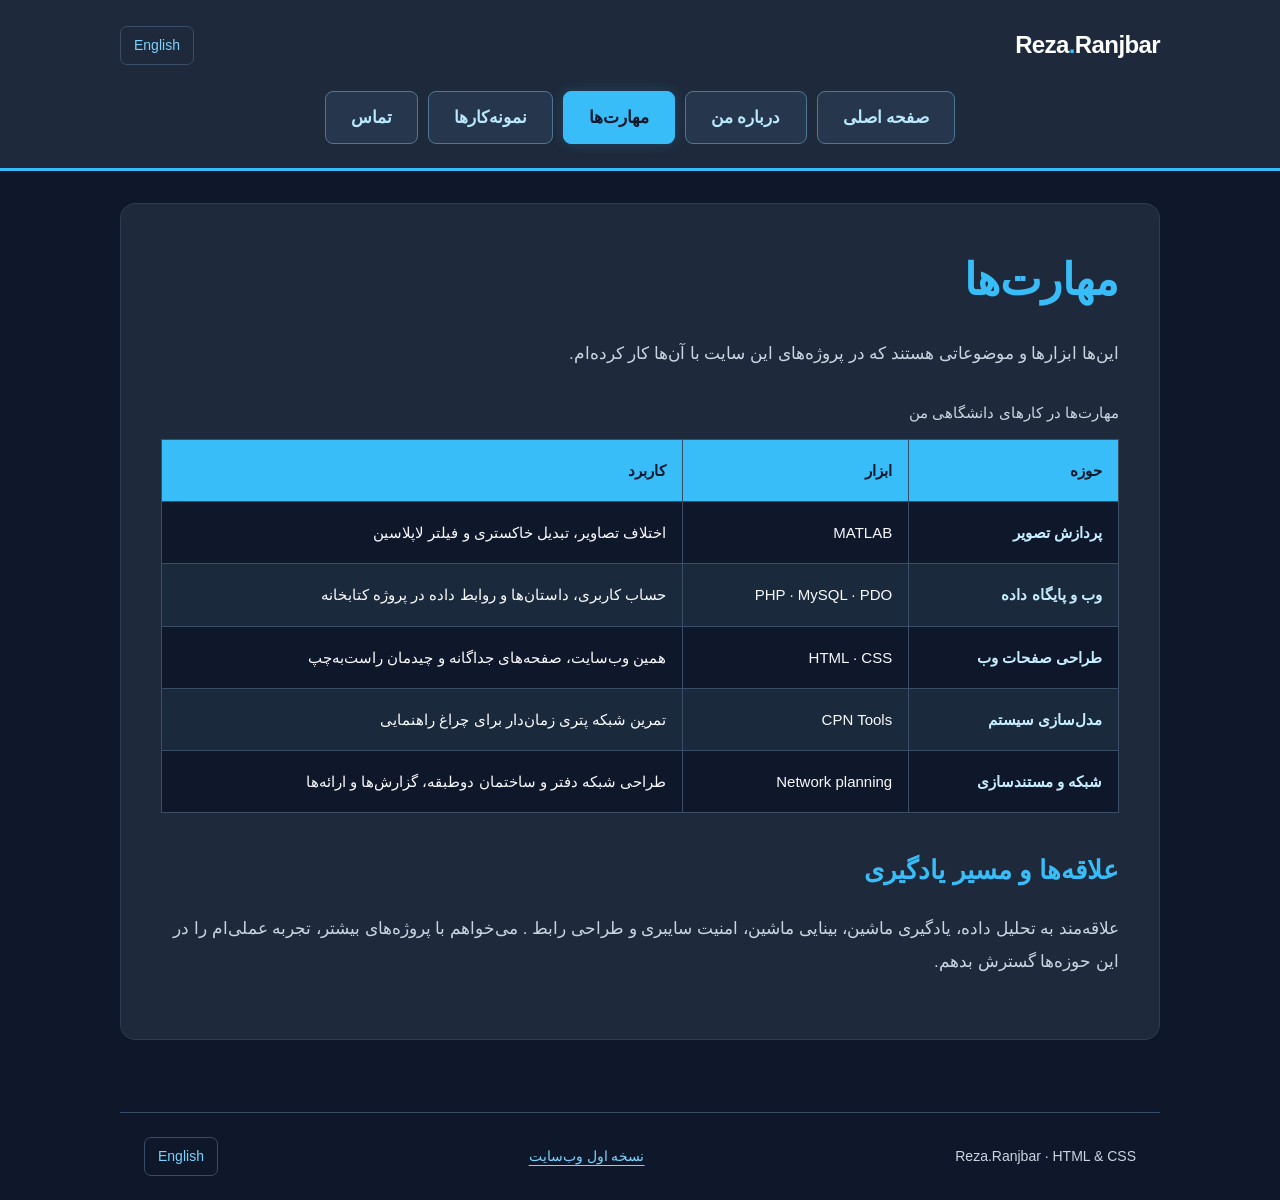
<file: skills.fa.html>
<!doctype html>
<html lang="fa" dir="rtl">
    <head>
        <meta charset="utf-8">
        <meta name="viewport" content="width=device-width, initial-scale=1">
        <meta name="description" content="مهارت‌ها — Reza.Ranjbar. وب‌سایت شخصی و پروژه‌های دانشگاهی من.">
        <title>مهارت‌ها | Reza.Ranjbar</title>
        <link rel="stylesheet" href="style.css">
        <link rel="icon" href="assets/favicon.svg" type="image/svg+xml">
        <link rel="alternate" hreflang="en" href="skills.html">
        <link rel="alternate" hreflang="fa" href="skills.fa.html">
    </head>
    <body>
        <a class="skip" href="#main">رفتن به محتوا</a>
        <!-- The same five-page navigation appears on every page. -->
    <header>
            <div class="header-top">
                <a class="brand" href="fa.html" dir="ltr">Reza<span>.</span>Ranjbar</a>
                <a class="language" href="skills.html" lang="en" hreflang="en">English</a>
            </div>
            <nav aria-label="منوی اصلی">
                <ul>
                    <li><a href="fa.html" class="nav-btn">صفحه اصلی</a></li>
                    <li><a href="about.fa.html" class="nav-btn">درباره من</a></li>
                    <li><a href="skills.fa.html" class="nav-btn active" aria-current="page">مهارت‌ها</a></li>
                    <li><a href="portfolio.fa.html" class="nav-btn">نمونه‌کارها</a></li>
                    <li><a href="contact.fa.html" class="nav-btn">تماس</a></li>
                </ul>
            </nav>
        </header>
        <!-- Edit this page's content here. -->
    <main id="main">
            <section aria-labelledby="page-title">
                <h1 id="page-title">مهارت‌ها</h1>
                <p>این‌ها ابزارها و موضوعاتی هستند که در پروژه‌های این سایت با آن‌ها کار کرده‌ام.</p>
                <div class="table-scroll" tabindex="0" role="region" aria-label="جدول مهارت‌ها">
                    <table>
                        <caption>مهارت‌ها در کارهای دانشگاهی من</caption>
                        <thead>
                            <tr>
                                <th scope="col">حوزه</th>
                                <th scope="col">ابزار</th>
                                <th scope="col">کاربرد</th>
                            </tr>
                        </thead>
                        <tbody>
                            <tr>
                                <th scope="row">پردازش تصویر</th>
                                <td>MATLAB</td>
                                <td>اختلاف تصاویر، تبدیل خاکستری و فیلتر لاپلاسین</td>
                            </tr>
                            <tr>
                                <th scope="row">وب و پایگاه داده</th>
                                <td>PHP · MySQL · PDO</td>
                                <td>حساب کاربری، داستان‌ها و روابط داده در پروژه کتابخانه</td>
                            </tr>
                            <tr>
                                <th scope="row">طراحی صفحات وب</th>
                                <td>HTML · CSS</td>
                                <td>همین وب‌سایت، صفحه‌های جداگانه و چیدمان راست‌به‌چپ</td>
                            </tr>
                            <tr>
                                <th scope="row">مدل‌سازی سیستم</th>
                                <td>CPN Tools</td>
                                <td>تمرین شبکه پتری زمان‌دار برای چراغ راهنمایی</td>
                            </tr>
                            <tr>
                                <th scope="row">شبکه و مستندسازی</th>
                                <td>Network planning</td>
                                <td>طراحی شبکه دفتر و ساختمان دوطبقه، گزارش‌ها و ارائه‌ها</td>
                            </tr>
                        </tbody>
                    </table>
                </div>
                <h2>علاقه‌ها و مسیر یادگیری</h2>
                <p>علاقه‌مند به تحلیل داده، یادگیری ماشین، بینایی ماشین، امنیت سایبری و طراحی رابط . می‌خواهم با پروژه‌های بیشتر، تجربه عملی‌ام را در این حوزه‌ها گسترش بدهم.</p>
            </section>
        </main>
        <footer>
            <p dir="ltr">Reza.Ranjbar · HTML &amp; CSS</p>
            <a href="first-website/index.html">نسخه اول وب‌سایت</a>
            <a class="language" href="skills.html" lang="en" hreflang="en">English</a>
        </footer>
    </body>
</html>
</file>
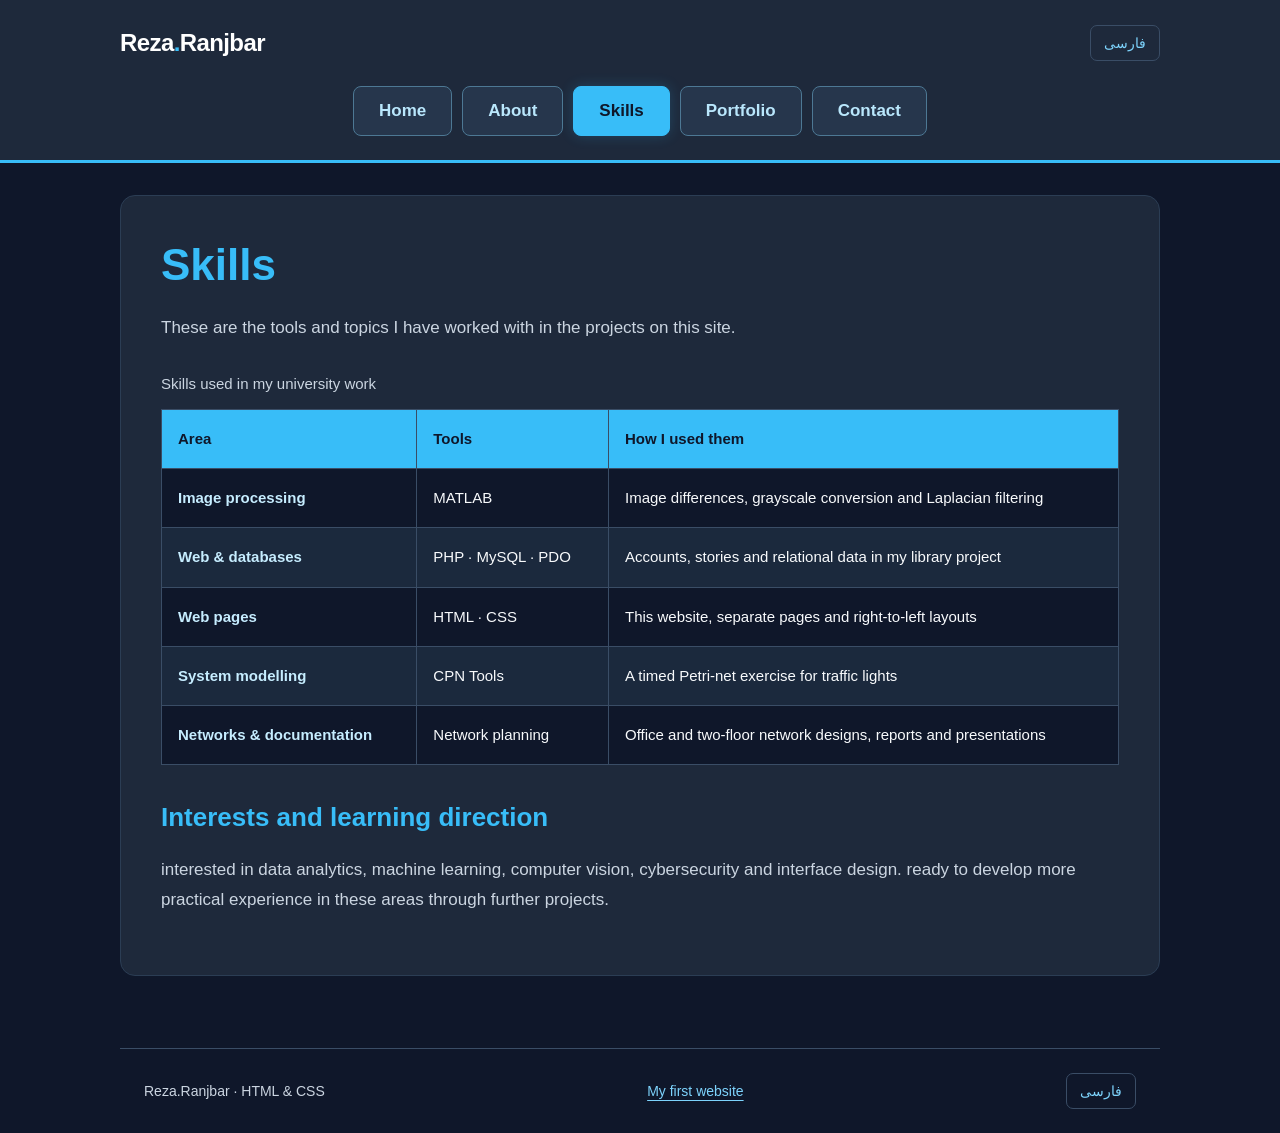
<file: skills.html>
<!doctype html>
<html lang="en" dir="ltr">
  <head>
    <meta charset="utf-8" />
    <meta name="viewport" content="width=device-width, initial-scale=1" />
    <meta
      name="description"
      content="Skills — Reza.Ranjbar. My personal website and university projects."
    />
    <title>Skills | Reza.Ranjbar</title>
    <link rel="stylesheet" href="style.css" />
    <link rel="icon" href="assets/favicon.svg" type="image/svg+xml" />
    <link rel="alternate" hreflang="en" href="skills.html" />
    <link rel="alternate" hreflang="fa" href="skills.fa.html" />
  </head>
  <body>
    <a class="skip" href="#main">Skip to content</a>
    <!-- The same five-page navigation appears on every page. -->
    <header>
      <div class="header-top">
        <a class="brand" href="index.html" dir="ltr"
          >Reza<span>.</span>Ranjbar</a
        >
        <a class="language" href="skills.fa.html" lang="fa" hreflang="fa"
          >فارسی</a
        >
      </div>
      <nav aria-label="Main navigation">
        <ul>
          <li><a href="index.html" class="nav-btn">Home</a></li>
          <li><a href="about.html" class="nav-btn">About</a></li>
          <li>
            <a href="skills.html" class="nav-btn active" aria-current="page"
              >Skills</a
            >
          </li>
          <li><a href="portfolio.html" class="nav-btn">Portfolio</a></li>
          <li><a href="contact.html" class="nav-btn">Contact</a></li>
        </ul>
      </nav>
    </header>
    <!-- Edit this page's content here. -->
    <main id="main">
      <section aria-labelledby="page-title">
        <h1 id="page-title">Skills</h1>
        <p>
          These are the tools and topics I have worked with in the projects on
          this site.
        </p>
        <div
          class="table-scroll"
          tabindex="0"
          role="region"
          aria-label="Skills table"
        >
          <table>
            <caption>
              Skills used in my university work
            </caption>
            <thead>
              <tr>
                <th scope="col">Area</th>
                <th scope="col">Tools</th>
                <th scope="col">How I used them</th>
              </tr>
            </thead>
            <tbody>
              <tr>
                <th scope="row">Image processing</th>
                <td>MATLAB</td>
                <td>
                  Image differences, grayscale conversion and Laplacian
                  filtering
                </td>
              </tr>
              <tr>
                <th scope="row">Web & databases</th>
                <td>PHP · MySQL · PDO</td>
                <td>
                  Accounts, stories and relational data in my library project
                </td>
              </tr>
              <tr>
                <th scope="row">Web pages</th>
                <td>HTML · CSS</td>
                <td>This website, separate pages and right-to-left layouts</td>
              </tr>
              <tr>
                <th scope="row">System modelling</th>
                <td>CPN Tools</td>
                <td>A timed Petri-net exercise for traffic lights</td>
              </tr>
              <tr>
                <th scope="row">Networks & documentation</th>
                <td>Network planning</td>
                <td>
                  Office and two-floor network designs, reports and
                  presentations
                </td>
              </tr>
            </tbody>
          </table>
        </div>
        <h2>Interests and learning direction</h2>
        <p>
          interested in data analytics, machine learning, computer vision,
          cybersecurity and interface design. ready to develop more practical
          experience in these areas through further projects.
        </p>
      </section>
    </main>
    <footer>
      <p dir="ltr">Reza.Ranjbar · HTML &amp; CSS</p>
      <a href="first-website/index.html">My first website</a>
      <a class="language" href="skills.fa.html" lang="fa" hreflang="fa"
        >فارسی</a
      >
    </footer>
  </body>
</html>
</file>
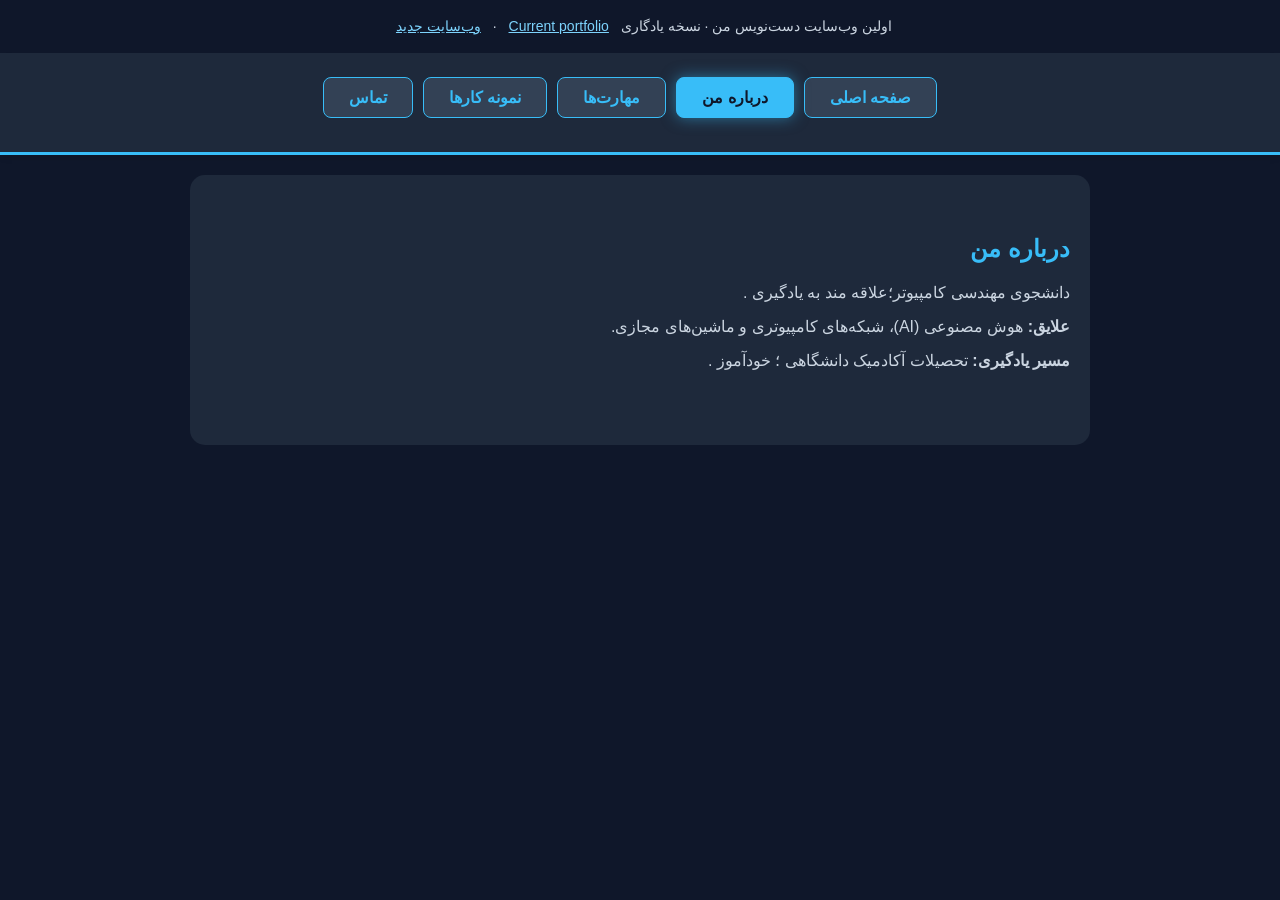
<file: first-website/about.html>
<!DOCTYPE html>
<html lang="fa" dir="rtl">
<head>
    <meta charset="UTF-8">
    <meta name="viewport" content="width=device-width, initial-scale=1">
    <title>درباره من | رضا رنجبر</title>
    <link rel="stylesheet" href="style.css">
</head>
<body>
    <aside class="archive-banner">اولین وب‌سایت دست‌نویس من · نسخه یادگاری <a href="../index.html" lang="en">Current portfolio</a> · <a href="../fa.html">وب‌سایت جدید</a></aside>
    <header>
        <nav>
            <ul>
                <li><a href="index.html" class="nav-btn">صفحه اصلی</a></li>
                <li><a href="about.html" class="nav-btn active">درباره من</a></li>
                <li><a href="skills.html" class="nav-btn">مهارت‌ها</a></li>
                <li><a href="portfolio.html" class="nav-btn">نمونه کارها</a></li>
                <li><a href="contact.html" class="nav-btn">تماس</a></li>
            </ul>
        </nav>
    </header>

    <section>
        <h2>درباره من</h2>
        <p> دانشجوی مهندسی کامپیوتر؛علاقه مند به یادگیری .</p>
        <div>
            <p><strong>علایق:</strong> هوش مصنوعی (AI)، شبکه‌های کامپیوتری و ماشین‌های مجازی.</p>
            <p><strong>مسیر یادگیری:</strong> تحصیلات آکادمیک دانشگاهی ؛  خودآموز .</p>
        </div>
    </section>
</body>
</html>
</file>
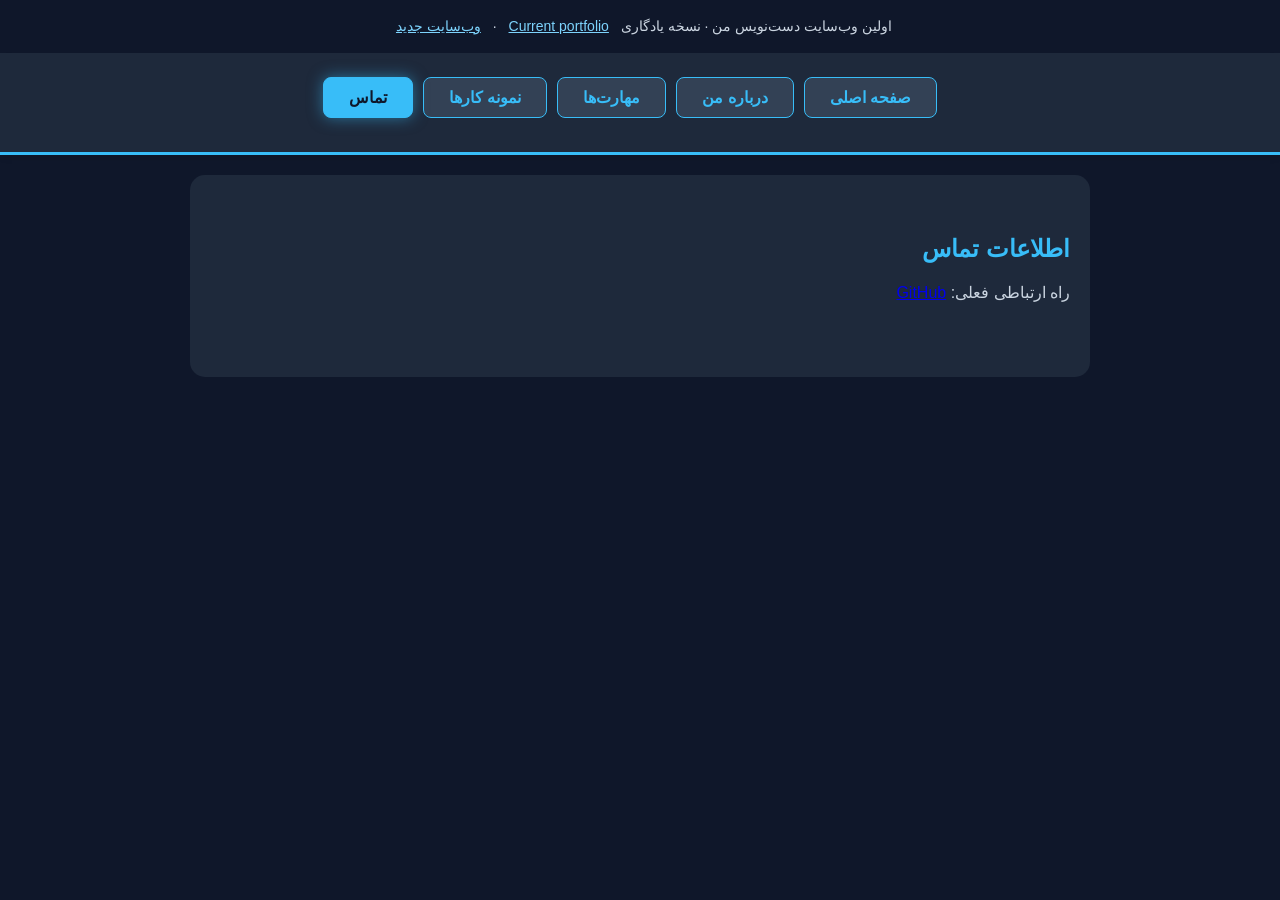
<file: first-website/contact.html>
<!DOCTYPE html>
<html lang="fa" dir="rtl">
<head>
    <meta charset="UTF-8">
    <meta name="viewport" content="width=device-width, initial-scale=1">
    <title>تماس | رضا رنجبر</title>
    <link rel="stylesheet" href="style.css">
</head>
<body>
    <aside class="archive-banner">اولین وب‌سایت دست‌نویس من · نسخه یادگاری <a href="../index.html" lang="en">Current portfolio</a> · <a href="../fa.html">وب‌سایت جدید</a></aside>
    <header>
        <nav>
            <ul>
                <li><a href="index.html" class="nav-btn">صفحه اصلی</a></li>
                <li><a href="about.html" class="nav-btn">درباره من</a></li>
                <li><a href="skills.html" class="nav-btn">مهارت‌ها</a></li>
                <li><a href="portfolio.html" class="nav-btn">نمونه کارها</a></li>
                <li><a href="contact.html" class="nav-btn active">تماس</a></li>
            </ul>
        </nav>
    </header>

    <section>
        <h2>اطلاعات تماس</h2>
        <p>راه ارتباطی فعلی: <a href="https://github.com/reza05463">GitHub</a></p>
    </section>
</body>
</html>
</file>
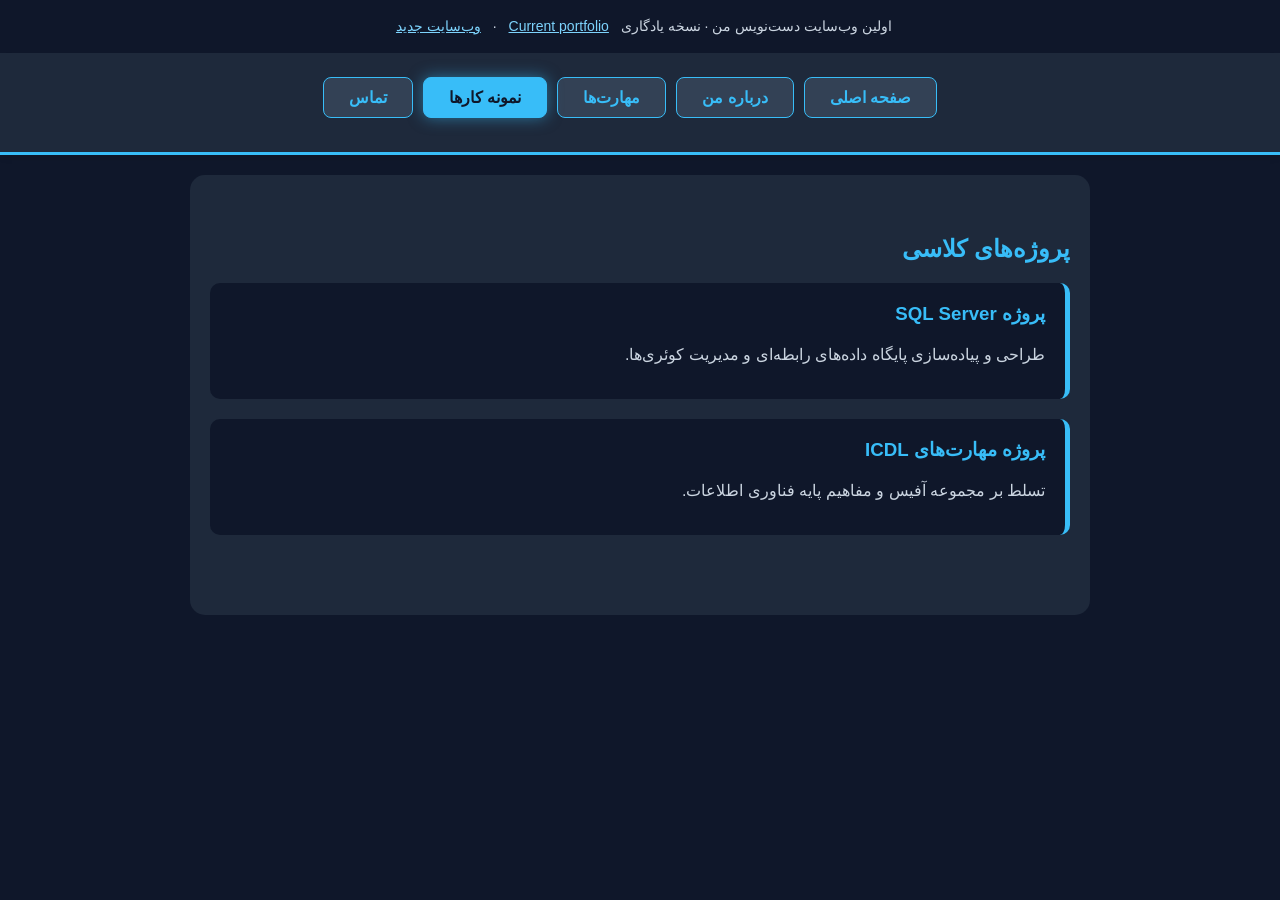
<file: first-website/portfolio.html>
<!DOCTYPE html>
<html lang="fa" dir="rtl">
<head>
    <meta charset="UTF-8">
    <meta name="viewport" content="width=device-width, initial-scale=1">
    <title>نمونه کارها | رضا رنجبر</title>
    <link rel="stylesheet" href="style.css">
</head>
<body>
    <aside class="archive-banner">اولین وب‌سایت دست‌نویس من · نسخه یادگاری <a href="../index.html" lang="en">Current portfolio</a> · <a href="../fa.html">وب‌سایت جدید</a></aside>
    <header>
        <nav>
            <ul>
                <li><a href="index.html" class="nav-btn">صفحه اصلی</a></li>
                <li><a href="about.html" class="nav-btn">درباره من</a></li>
                <li><a href="skills.html" class="nav-btn">مهارت‌ها</a></li>
                <li><a href="portfolio.html" class="nav-btn active">نمونه کارها</a></li>
                <li><a href="contact.html" class="nav-btn">تماس</a></li>
            </ul>
        </nav>
    </header>

    <section>
        <h2>پروژه‌های کلاسی</h2>
        <div class="project-card">
            <h3>پروژه SQL Server</h3>
            <p>طراحی و پیاده‌سازی پایگاه داده‌های رابطه‌ای و مدیریت کوئری‌ها.</p>
        </div>
        <div class="project-card">
            <h3>پروژه مهارت‌های ICDL</h3>
            <p>تسلط بر مجموعه آفیس و مفاهیم پایه فناوری اطلاعات.</p>
        </div>
    </section>
</body>
</html>
</file>
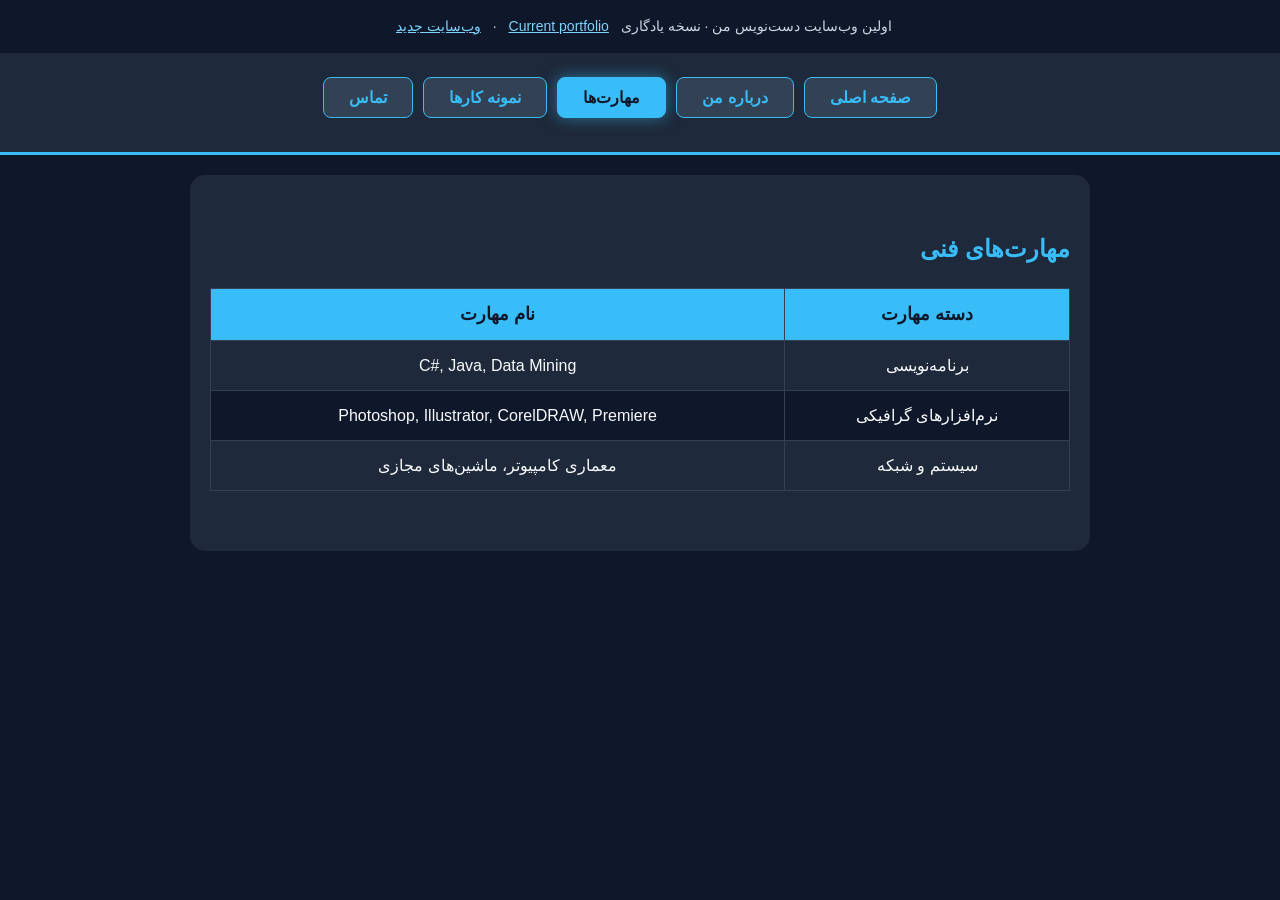
<file: first-website/skills.html>
<!DOCTYPE html>
<html lang="fa" dir="rtl">
<head>
    <meta charset="UTF-8">
    <meta name="viewport" content="width=device-width, initial-scale=1">
    <title>مهارت‌ها | رضا رنجبر</title>
    <link rel="stylesheet" href="style.css">
</head>
<body>
    <aside class="archive-banner">اولین وب‌سایت دست‌نویس من · نسخه یادگاری <a href="../index.html" lang="en">Current portfolio</a> · <a href="../fa.html">وب‌سایت جدید</a></aside>
    <header>
        <nav>
            <ul>
                <li><a href="index.html" class="nav-btn">صفحه اصلی</a></li>
                <li><a href="about.html" class="nav-btn">درباره من</a></li>
                <li><a href="skills.html" class="nav-btn active">مهارت‌ها</a></li>
                <li><a href="portfolio.html" class="nav-btn">نمونه کارها</a></li>
                <li><a href="contact.html" class="nav-btn">تماس</a></li>
            </ul>
        </nav>
    </header>

    <section>
        <h2>مهارت‌های فنی</h2>
        <table>
            <tr>
                <th>دسته مهارت</th>
                <th>نام مهارت</th>
            </tr>
            <tr>
                <td>برنامه‌نویسی</td>
                <td>C#, Java, Data Mining</td>
            </tr>
            <tr>
                <td>نرم‌افزارهای گرافیکی</td>
                <td>Photoshop, Illustrator, CorelDRAW, Premiere</td>
            </tr>
            <tr>
                <td>سیستم و شبکه</td>
                <td>معماری کامپیوتر، ماشین‌های مجازی</td>
            </tr>
        </table>
    </section>
</body>
</html>
</file>
<file: style.css>
/* Shared styles for all five pages, in both languages. */

/* 1. Colours */
:root {
    color-scheme: dark;
    --bg: #0f172a;
    --panel: #1e293b;
    --blue: #38bdf8;
    --text: #f8fafc;
    --muted: #cbd5e1;
    --line: #3a4d66;
}

/* 2. Basic page styles */
* {
    box-sizing: border-box;
}

body {
    margin: 0;
    background: var(--bg);
    color: var(--text);
    font: 17px/1.75 "Segoe UI",Tahoma,Arial,sans-serif;
}

a {
    color: #7dd3fc;
    text-underline-offset: 4px;
}

a:hover {
    color: white;
}

a:focus-visible,.table-scroll:focus-visible {
    outline: 3px solid #fbbf24;
    outline-offset: 5px;
}

/* 3. Header and navigation */
header {
    background: var(--panel);
    border-bottom: 3px solid var(--blue);
    padding: 22px 24px 24px;
}

.header-top {
    max-width: 1040px;
    margin: auto;
    display: flex;
    justify-content: space-between;
    align-items: center;
    gap: 20px;
}

.brand {
    font-size: 24px;
    font-weight: 750;
    text-decoration: none;
    color: white;
    letter-spacing: -.6px;
}

.brand span {
    color: var(--blue);
}

.language {
    font-size: 14px;
    border: 1px solid var(--line);
    border-radius: 7px;
    padding: 5px 13px;
    text-decoration: none;
}

nav ul {
    padding: 0;
    margin: 22px auto 0;
    list-style: none;
    display: flex;
    justify-content: center;
    gap: 10px;
    flex-wrap: wrap;
}

.nav-btn {
    display: block;
    padding: 9px 25px;
    background: #26364c;
    border: 1px solid #4d7894;
    color: #b9e7fc;
    text-decoration: none;
    border-radius: 8px;
    font-weight: 600;
}

.nav-btn.active {
    background: var(--blue);
    border-color: var(--blue);
    color: #0f172a;
}

.nav-btn:hover {
    background: #334b65;
    color: white;
}

.nav-btn.active:hover {
    background: #7dd3fc;
    color: #0f172a;
}

/* 4. Page content */
main {
    max-width: 1088px;
    padding: 32px 24px 48px;
    margin: auto;
    min-height: 65vh;
}

section {
    background: var(--panel);
    border: 1px solid #2b3d54;
    border-radius: 15px;
    padding: 40px;
    margin: 0 0 24px;
}

h1,h2,h3 {
    color: var(--blue);
    line-height: 1.3;
    margin: 0 0 20px;
}

h1 {
    font-size: clamp(30px,4vw,44px);
}

h2 {
    font-size: 26px;
}

h3 {
    font-size: 22px;
}

p {
    margin: 0 0 20px;
    color: var(--muted);
}

.eyebrow {
    font-size: 12px;
    letter-spacing: 1.4px;
    font-weight: 700;
    color: #7dd3fc;
}

.home-panel {
    text-align: center;
    padding: 48px 32px;
}

.profile-img {
    width: 180px;
    height: 180px;
    border: 4px solid var(--blue);
    border-radius: 50%;
    object-fit: cover;
    margin-bottom: 24px;
}

.home-panel h1 {
    font-size: clamp(36px,5vw,60px);
    letter-spacing: -1.5px;
    color: #f8fafc;
}

.role {
    font-size: 20px;
    color: #dff4ff;
}

.intro {
    max-width: 650px;
    margin: 0 auto 20px;
}

.goal {
    font-style: italic;
    color: #91cce5;
    font-size: 16px;
}

.actions {
    display: flex;
    justify-content: center;
    flex-wrap: wrap;
    gap: 14px;
    margin: 26px 0 0;
}

.button {
    display: inline-block;
    background: var(--blue);
    color: #0f172a;
    text-decoration: none;
    font-weight: 700;
    border: 1px solid var(--blue);
    border-radius: 8px;
    padding: 10px 24px;
}

.button:hover {
    background: #7dd3fc;
    color: #0f172a;
}

.button.secondary {
    background: transparent;
    color: #b9e7fc;
}

.history-panel {
    border-inline-start: 4px solid var(--blue);
}

.history-panel h2 {
    font-size: 23px;
}

.about-copy {
    max-width: 760px;
}

.about-copy h3 {
    margin-top: 32px;
}

/* 5. Skills table */
.table-scroll {
    overflow-x: auto;
    margin: 28px 0 36px;
}

table {
    width: 100%;
    border-collapse: collapse;
    background: var(--bg);
    font-size: 15px;
}

caption {
    text-align: start;
    color: var(--muted);
    padding-bottom: 12px;
}

th,td {
    border: 1px solid var(--line);
    padding: 16px;
    text-align: start;
    vertical-align: top;
}

thead th {
    background: var(--blue);
    color: #0f172a;
    font-weight: 700;
}

tbody th {
    color: #c6edff;
    font-weight: 600;
}

tbody tr:nth-child(even) {
    background: #1b293d;
}

/* 6. Portfolio cards */
.section-heading {
    margin-bottom: 24px;
}

.section-heading p {
    margin-bottom: 0;
}

.featured {
    display: grid;
    grid-template-columns: 1fr 1fr;
}

.card {
    background: var(--bg);
    border: 1px solid var(--line);
    border-radius: 10px;
    overflow: hidden;
}

.project-image {
    padding: 18px;
    display: flex;
    flex-direction: column;
    justify-content: center;
    gap: 20px;
    background: #111c2d;
}

.project-image img {
    display: block;
    width: 100%;
    height: auto;
}

.project-copy {
    padding: 26px;
}

.project-grid {
    display: grid;
    grid-template-columns: 1fr 1fr;
    gap: 20px;
    margin-top: 22px;
}

.small-card {
    padding: 26px;
    display: flex;
    flex-direction: column;
}

.project-link {
    display: inline-block;
    font-weight: 600;
}

.small-card .project-link {
    margin-top: auto;
}

.tags {
    list-style: none;
    padding: 0;
    display: flex;
    flex-wrap: wrap;
    gap: 8px;
    font-size: 12px;
}

.tags li {
    border: 1px solid var(--line);
    padding: 3px 8px;
    border-radius: 4px;
}

.evidence {
    border-inline-start: 2px solid #4789ae;
    padding-inline-start: 12px;
    font-size: 14px;
}

.schema,.states {
    display: flex;
    align-items: center;
    justify-content: center;
    gap: 8px;
    flex-wrap: wrap;
    background: #1e293b;
    border-radius: 7px;
    padding: 16px;
    margin-bottom: 20px;
    font-size: 13px;
}

.schema span,.states span {
    border: 1px solid #52708a;
    padding: 5px 9px;
    border-radius: 5px;
}

.states span:first-child {
    border-color: #f58888;
}

.states span:nth-of-type(2) {
    border-color: #6bd4a1;
}

.states span:last-child {
    border-color: #e6c96f;
}

.notes-list {
    padding: 0;
    list-style: none;
    display: grid;
    grid-template-columns: 1fr 1fr;
    gap: 12px 28px;
}

.notes-list li {
    padding-bottom: 10px;
    border-bottom: 1px solid var(--line);
}

.notes-list a {
    font-size: 15px;
}

.credit,.muted {
    font-size: 14px;
}

.credit {
    margin: 25px 0 0;
}

/* 7. Contact page */
.contact-panel>p {
    max-width: 730px;
}

.contact-cards {
    display: grid;
    grid-template-columns: 1fr 1fr;
    gap: 20px;
    margin: 30px 0;
}

.contact-cards article {
    background: var(--bg);
    padding: 24px;
    border: 1px solid var(--line);
    border-radius: 10px;
    min-width: 0;
}

.contact-cards h2 {
    font-size: 21px;
}

.contact-cards a {
    overflow-wrap: anywhere;
}

/* 8. Footer and keyboard access */
footer {
    max-width: 1040px;
    margin: 0 auto;
    padding: 24px;
    border-top: 1px solid var(--line);
    display: flex;
    align-items: center;
    justify-content: space-between;
    gap: 20px;
    flex-wrap: wrap;
    font-size: 14px;
}

footer p {
    margin: 0;
}

.skip {
    position: absolute;
    top: -100px;
    inset-inline-start: 20px;
    background: var(--blue);
    color: #0f172a;
    padding: 12px;
    z-index: 5;
}

.skip:focus {
    top: 10px;
}

/* 9. Persian text */
html[dir="rtl"] body {
    font-family: Tahoma,"Segoe UI",sans-serif;
    line-height: 1.95;
}

html[dir="rtl"] h1,html[dir="rtl"] h2,html[dir="rtl"] h3 {
    line-height: 1.65;
}

html[dir="rtl"] .eyebrow {
    letter-spacing: 0;
}

/* 10. Smaller screens */
@media(max-width:760px) {
    main {
        padding: 20px 16px 30px;
    }

    section {
        padding: 26px;
    }

    .featured,.project-grid,.contact-cards {
        grid-template-columns: 1fr;
    }

    .notes-list {
        grid-template-columns: 1fr;
    }

    .project-copy,.small-card {
        padding: 22px;
    }

    .home-panel {
        padding: 32px 22px;
    }

    .profile-img {
        width: 150px;
        height: 150px;
    }

    .nav-btn {
        padding: 8px 16px;
        font-size: 15px;
    }

    th,td {
        padding: 12px;
    }

    .role {
        font-size: 18px;
    }

}

@media(max-width:420px) {
    header {
        padding: 18px 14px;
    }

    .brand {
        font-size: 21px;
    }

    nav ul {
        gap: 8px;
    }

    .nav-btn {
        padding: 7px 12px;
        font-size: 13px;
    }

    section {
        padding: 22px;
    }

    .home-panel {
        padding: 30px 20px;
    }

    h2 {
        font-size: 23px;
    }

    .button {
        padding: 9px 18px;
    }

    .table-scroll {
        font-size: 13px;
    }

    th,td {
        padding: 10px;
        font-size: 13px;
    }

    .project-image {
        padding: 10px;
    }

}

/* 11. Buttons: your original lift effect, with a softer glow and press state.
   Change -3px for the lift height, or 0.2s for the animation speed. */
.nav-btn,
.button,
.language {
    transition: transform 0.2s ease, background-color 0.2s ease,
                color 0.2s ease, box-shadow 0.2s ease;
}

/* Keep a gentle glow on the page that is currently open. */
.nav-btn.active {
    box-shadow: 0 0 14px rgba(56, 189, 248, 0.2);
}

/* Mouse hover: lift the button and light it up. */
@media (hover: hover) {
    .nav-btn:hover,
    .button:hover,
    .language:hover {
        background-color: #38bdf8;
        color: #0f172a;
        transform: translateY(-3px);
        box-shadow: 0 7px 18px rgba(56, 189, 248, 0.25);
    }
}

/* Keyboard users get the same effect, plus the existing focus outline. */
.nav-btn:focus-visible,
.button:focus-visible,
.language:focus-visible {
    background-color: #38bdf8;
    color: #0f172a;
    transform: translateY(-3px);
    box-shadow: 0 7px 18px rgba(56, 189, 248, 0.25);
}

/* Clicking or tapping gently presses the button back down. */
.nav-btn:active,
.button:active,
.language:active {
    transform: translateY(0) scale(0.98);
    box-shadow: none;
}

/* Respect the visitor's reduced-motion preference. */
@media (prefers-reduced-motion: reduce) {
    .nav-btn,
    .nav-btn:hover,
    .nav-btn:focus-visible,
    .nav-btn:active,
    .button,
    .button:hover,
    .button:focus-visible,
    .button:active,
    .language,
    .language:hover,
    .language:focus-visible,
    .language:active {
        transition: none;
        transform: none;
    }
}
</file>
<file: first-website/style.css>
* {
    margin: 0;
    padding: 0;
    box-sizing: border-box;
}

body {
    font-family: 'Tahoma', 'Arial', sans-serif; 
    background-color: #0f172a; 
    color: #f8fafc;
    direction: rtl; 
    text-align: right;
}


header {
    background-color: #1e293b;
    padding: 1.5rem;
    position: sticky;
    top: 0;
    border-bottom: 3px solid #38bdf8;
    box-shadow: 0 4px 6px -1px rgba(0, 0, 0, 0.1);
}

nav ul {
    list-style: none;
    display: flex;
    justify-content: center;
    gap: 10px;
}

.nav-btn {
    display: inline-block;
    padding: 10px 25px;
    background-color: #334155;
    color: #38bdf8;
    text-decoration: none;
    border-radius: 8px;
    font-weight: bold;
    border: 1px solid #38bdf8;
    transition: 0.3s;
}

.nav-btn:hover {
    background-color: #38bdf8;
    color: #0f172a;
transform: translateY(-3px);

}

.nav-btn.active {
    background-color: #38bdf8;
    color: #0f172a;
    box-shadow: 0 0 15px rgba(56, 189, 248, 0.5);
}
section {
    padding: 60px 20px;
    max-width: 900px;
    margin: 20px auto;
    background: #1e293b;
    border-radius: 15px;
}

h1, h2, h3 {
    color: #38bdf8;
    margin-bottom: 20px;
}

p {
    margin-bottom: 15px;
    color: #cbd5e1;
}

.profile-img {
    width: 180px;
    height: 180px;
    border-radius: 50%;
    border: 4px solid #38bdf8;

}

table {
    width: 100%;
    border-collapse: collapse;
    margin-top: 25px;
    background-color: #0f172a;
    border-radius: 10px;
 
}

th, td {
    border: 1px solid #334155;
    padding: 15px;
    text-align: center;
   padding: auto;
}

th {
    background-color: #38bdf8;
    color: #0f172a;
    font-size: 1.1rem;
}

tr:nth-child(even) {
    background-color: #1e293b;
}

tr:hover {
    background-color: #2d3e50;
    transition: 0.2s;
}

.project-card {
    background: #0f172a;
    padding: 20px;
    margin-bottom: 20px;
    border-radius: 10px;
    border-right: 5px solid #38bdf8; 
}

ul {
    margin-right: 20px;
    color: #cbd5e1;
}

li {
    margin-bottom: 10px;

}
/* Archive navigation; the original design is retained above. */
.archive-banner{padding:14px 20px;background:#0f172a;color:#cbd5e1;text-align:center;font-size:14px;line-height:1.8}.archive-banner a{color:#7dd3fc;margin-inline:8px}nav ul{flex-wrap:wrap}a:focus-visible{outline:3px solid #fbbf24;outline-offset:4px}@media(max-width:600px){header{padding:12px}.nav-btn{padding:8px 12px}section{margin:16px 10px}th,td{padding:10px;overflow-wrap:anywhere}}
</file>
